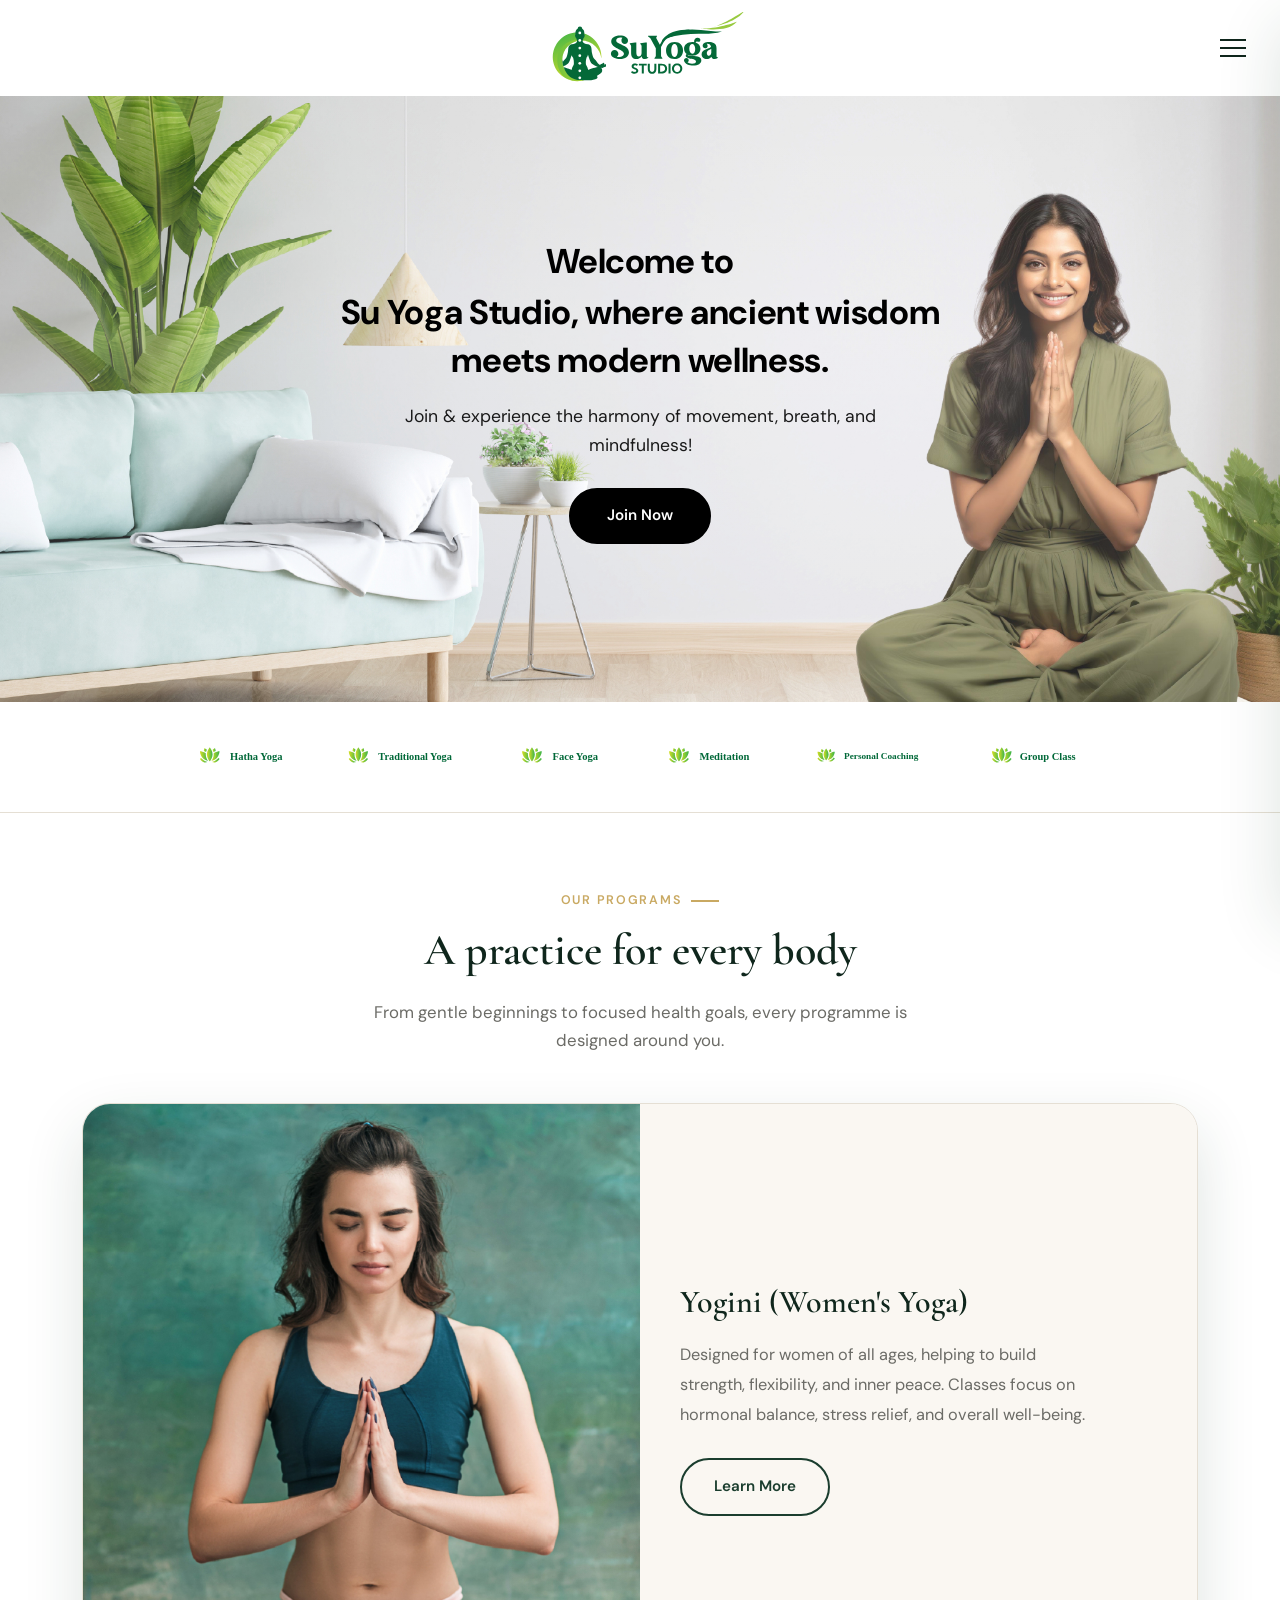
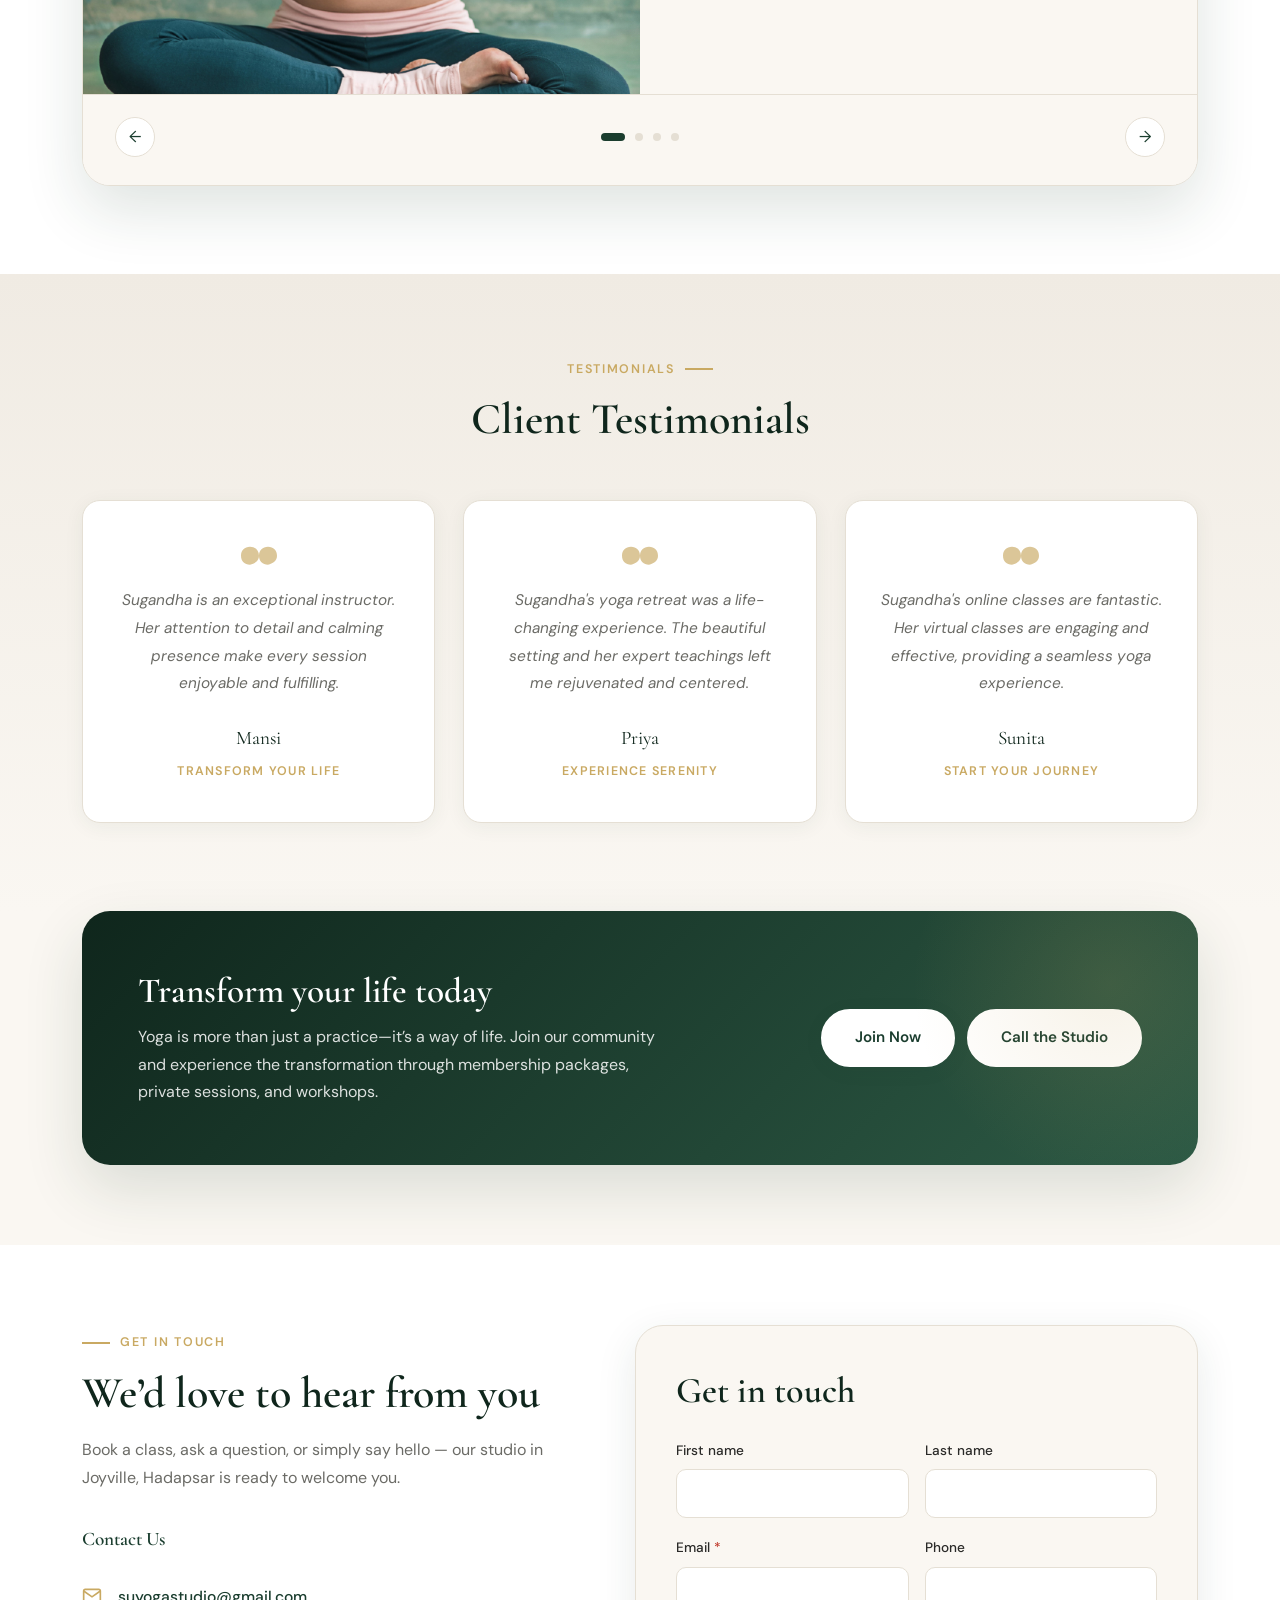
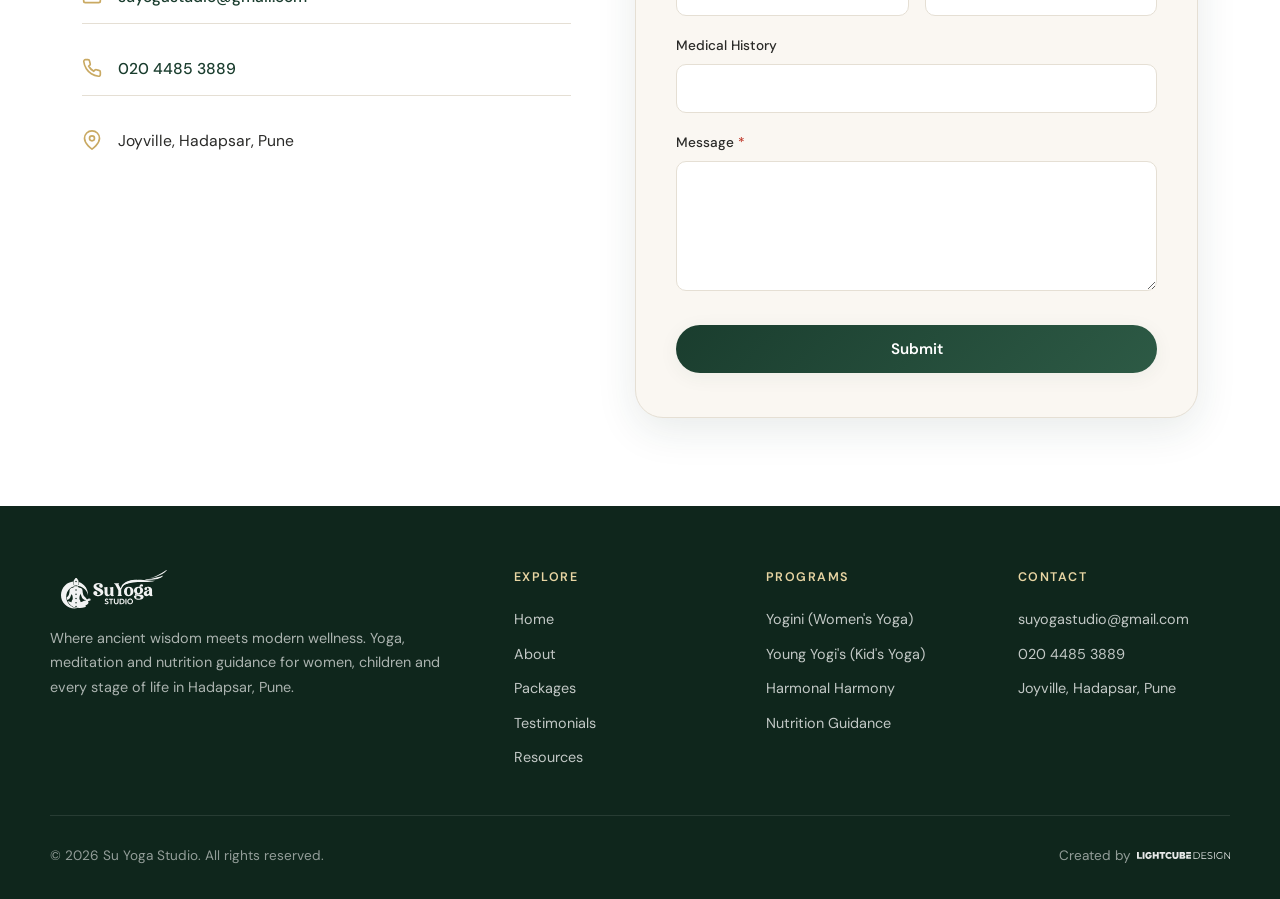
<file: index.html>
<!DOCTYPE html>
<html lang="en">
<head>
<meta charset="UTF-8">
<meta name="viewport" content="width=device-width, initial-scale=1.0">
<title>Home | SU-Yoga</title>
<meta name="description" content="Welcome to Su Yoga Studio, where ancient wisdom meets modern wellness. Yoga classes for women, kids, and holistic health in Hadapsar, Pune.">
<link rel="canonical" href="https://www.suyogastudio.in/">
<link rel="icon" href="assets/img/logo-icon.svg" type="image/svg+xml">
<link rel="preconnect" href="https://fonts.googleapis.com">
<link rel="preconnect" href="https://fonts.gstatic.com" crossorigin>
<link rel="stylesheet" href="assets/css/style.css">
</head>
<body>

<header id="SITE_HEADER" class="site-header">
  <div class="header-grid">
    <button class="nav-toggle" id="nav-toggle" aria-label="Toggle menu" aria-expanded="false" aria-controls="side-drawer">
      <span></span><span></span><span></span>
    </button>
    <a href="index.html" class="logo-center" aria-label="Su Yoga Studio home">
      <img src="assets/img/logo.svg" alt="SU-Yoga" width="320" height="72">
    </a>
  </div>
</header>

<div class="drawer-overlay" id="drawer-overlay"></div>
<nav class="side-drawer" id="side-drawer" aria-label="Mobile navigation">
  <button class="drawer-close" id="drawer-close" aria-label="Close menu">
    <svg width="20" height="20" viewBox="0 0 24 24" fill="none" stroke="currentColor" stroke-width="2"><line x1="18" y1="6" x2="6" y2="18"/><line x1="6" y1="6" x2="18" y2="18"/></svg>
    Close
  </button>
  <ul class="drawer-nav">
    <li><a href="index.html" class="active">Home</a></li>
    <li><a href="about.html">About</a></li>
    <li><a href="packages.html">Packages</a></li>
    <li><a href="testimonials.html">Testimonials</a></li>
    <li><a href="resources.html">Resources</a></li>
    <li><a href="contact.html">Contact</a></li>
  </ul>
  <a href="contact.html" class="btn-pill drawer-cta">Join Now</a>
</nav>

<main>

<!-- HERO (matches original Wix layout) -->
<section class="hero-section hero-home">
  <div class="hero-bg">
    <img src="assets/img/services-17.jpg" alt="Welcome to Su Yoga Studio — woman practicing yoga in studio" width="1920" height="1080" loading="eager" fetchpriority="high">
  </div>
  <div class="hero-content-box hero-content-box--center">
    <h1 class="hero-welcome-title">
      <span class="hero-welcome-lead">Welcome to</span>
      Su Yoga Studio, where ancient wisdom meets modern wellness.
    </h1>
    <p class="hero-welcome-sub">Join &amp; experience the harmony of movement, breath, and mindfulness!</p>
    <a href="contact.html" class="btn-pill btn-join">Join Now</a>
  </div>
</section>

<!-- SERVICE TYPES -->
<section class="services-icons-section" aria-label="Yoga services offered">
  <div class="container">
    <div class="services-icons-grid">
    <img src="assets/img/services-18.svg" alt="Hatha Yoga" width="132" height="50" loading="lazy">
    <img src="assets/img/services-19.svg" alt="Traditional Yoga" width="145" height="50" loading="lazy">
    <img src="assets/img/services-20.svg" alt="Face Yoga" width="120" height="50" loading="lazy">
    <img src="assets/img/services-21.svg" alt="Meditation" width="120" height="50" loading="lazy">
    <img src="assets/img/services-22.svg" alt="Personal Coaching" width="145" height="50" loading="lazy">
    <img src="assets/img/services-23.svg" alt="Group Class" width="120" height="50" loading="lazy">
    </div>
  </div>
</section>

<!-- PROGRAMS SLIDESHOW -->
<section class="services-section" id="programs">
  <div class="container">
    <div class="section-head" data-reveal>
      <span class="eyebrow">Our Programs</span>
      <h2 class="font-h2">A practice for every body</h2>
      <p>From gentle beginnings to focused health goals, every programme is designed around you.</p>
    </div>
  </div>
  <div class="slideshow-wrap" data-reveal>
    <div class="slideshow" id="programs-slideshow">
      <div class="slide active">
        <div class="slide-img"><img src="assets/img/services-05.jpg" alt="Yogini Women's Yoga" width="900" height="675" loading="lazy"></div>
        <div class="slide-text">
          <h2 class="font-h3">Yogini (Women's Yoga)</h2>
          <p>Designed for women of all ages, helping to build strength, flexibility, and inner peace. Classes focus on hormonal balance, stress relief, and overall well-being.</p>
          <a href="packages.html" class="btn-outline-pill">Learn More</a>
        </div>
      </div>
      <div class="slide">
        <div class="slide-img"><img src="assets/img/services-06.jpg" alt="Young Yogi's Kid's Yoga" width="900" height="675" loading="lazy"></div>
        <div class="slide-text">
          <h2 class="font-h3">Young Yogi&rsquo;s (Kid's Yoga)</h2>
          <p>A fun and engaging program that helps children improve focus, flexibility, and emotional well-being through playful movements and breathing techniques.</p>
          <a href="packages.html" class="btn-outline-pill">Learn More</a>
        </div>
      </div>
      <div class="slide">
        <div class="slide-img"><img src="assets/img/services-07.jpg" alt="Harmonal Harmony" width="900" height="675" loading="lazy"></div>
        <div class="slide-text">
          <h2 class="font-h3">Harmonal Harmony (Special Health Packages)</h2>
          <p>Customized yoga sessions focused on specific health conditions including diet plans: Beneficial for PCOD, PCOS &amp; Thyroid Wellness, Pregnancy, Diabetes &amp; Heart Health, Weight Loss &amp; Detox.</p>
          <a href="packages.html" class="btn-outline-pill">Learn More</a>
        </div>
      </div>
      <div class="slide">
        <div class="slide-img"><img src="assets/img/services-08.jpg" alt="Nutritionist Guidance" width="900" height="675" loading="lazy"></div>
        <div class="slide-text">
          <h2 class="font-h3">Special Nutritionist Guidance</h2>
          <p>Sugandha provides personalized diet plans to complement your yoga journey, ensuring a holistic approach to health and well-being.</p>
          <a href="packages.html" class="btn-outline-pill">Learn More</a>
        </div>
      </div>
      <div class="slide-controls">
        <div class="slide-nav">
          <button class="slide-prev" aria-label="Previous program">&#8592;</button>
        </div>
        <div class="slide-dots" id="slide-dots"></div>
        <div class="slide-nav">
          <button class="slide-next" aria-label="Next program">&#8594;</button>
        </div>
      </div>
    </div>
  </div>
</section>

<!-- TESTIMONIALS -->
<section class="testimonials-section">
  <div class="section-head" data-reveal>
    <span class="eyebrow">Testimonials</span>
    <h2 class="font-h2">Client Testimonials</h2>
  </div>
  <div class="testimonial-grid">
    <div class="testimonial-card" data-reveal>
      <svg class="quote-icon" viewBox="0 0 55 36" aria-hidden="true"><path d="M13.75 36C5.5 36 0 30.5 0 22.25 0 14 5.5 8.5 13.75 8.5 22 8.5 27.5 14 27.5 22.25 27.5 26 26.125 29 23.375 31.25 20.625 33.5 17.325 35 13.75 36ZM41.25 36C33 36 27.5 30.5 27.5 22.25 27.5 14 33 8.5 41.25 8.5 49.5 8.5 55 14 55 22.25 55 26 53.625 29 50.875 31.25 48.125 33.5 44.825 35 41.25 36Z"/></svg>
      <p class="review">Sugandha is an exceptional instructor. Her attention to detail and calming presence make every session enjoyable and fulfilling.</p>
      <div class="name">Mansi</div>
      <div class="tagline">Transform Your Life</div>
    </div>
    <div class="testimonial-card" data-reveal data-reveal-delay="1">
      <svg class="quote-icon" viewBox="0 0 55 36" aria-hidden="true"><path d="M13.75 36C5.5 36 0 30.5 0 22.25 0 14 5.5 8.5 13.75 8.5 22 8.5 27.5 14 27.5 22.25 27.5 26 26.125 29 23.375 31.25 20.625 33.5 17.325 35 13.75 36ZM41.25 36C33 36 27.5 30.5 27.5 22.25 27.5 14 33 8.5 41.25 8.5 49.5 8.5 55 14 55 22.25 55 26 53.625 29 50.875 31.25 48.125 33.5 44.825 35 41.25 36Z"/></svg>
      <p class="review">Sugandha's yoga retreat was a life-changing experience. The beautiful setting and her expert teachings left me rejuvenated and centered.</p>
      <div class="name">Priya</div>
      <div class="tagline">Experience Serenity</div>
    </div>
    <div class="testimonial-card" data-reveal data-reveal-delay="2">
      <svg class="quote-icon" viewBox="0 0 55 36" aria-hidden="true"><path d="M13.75 36C5.5 36 0 30.5 0 22.25 0 14 5.5 8.5 13.75 8.5 22 8.5 27.5 14 27.5 22.25 27.5 26 26.125 29 23.375 31.25 20.625 33.5 17.325 35 13.75 36ZM41.25 36C33 36 27.5 30.5 27.5 22.25 27.5 14 33 8.5 41.25 8.5 49.5 8.5 55 14 55 22.25 55 26 53.625 29 50.875 31.25 48.125 33.5 44.825 35 41.25 36Z"/></svg>
      <p class="review">Sugandha's online classes are fantastic. Her virtual classes are engaging and effective, providing a seamless yoga experience.</p>
      <div class="name">Sunita</div>
      <div class="tagline">Start Your Journey</div>
    </div>
  </div>
</section>

<!-- CTA -->
<section class="cta-section">
  <div class="container">
    <div class="cta-banner" data-reveal>
      <div>
        <h2 class="font-h2">Transform your life today</h2>
        <p>Yoga is more than just a practice&mdash;it&rsquo;s a way of life. Join our community and experience the transformation through membership packages, private sessions, and workshops.</p>
      </div>
      <div class="cta-actions">
        <a href="contact.html" class="btn-pill btn-light">Join Now</a>
        <a href="tel:02044853889" class="btn-outline btn-light">Call the Studio</a>
      </div>
    </div>
  </div>
</section>

<!-- CONTACT -->
<section class="contact-section" id="contact">
  <div class="contact-grid">
    <div class="contact-info" data-reveal>
      <span class="eyebrow">Get in Touch</span>
      <h2 class="font-h2">We&rsquo;d love to hear from you</h2>
      <p class="font-body">Book a class, ask a question, or simply say hello &mdash; our studio in Joyville, Hadapsar is ready to welcome you.</p>
      <h3 class="font-h5">Contact Us</h3>
      <div class="contact-details">
      <div class="contact-detail">
        <svg viewBox="0 0 24 24" fill="none" stroke="currentColor" stroke-width="2"><path d="M4 4h16c1.1 0 2 .9 2 2v12c0 1.1-.9 2-2 2H4c-1.1 0-2-.9-2-2V6c0-1.1.9-2 2-2z"/><polyline points="22,6 12,13 2,6"/></svg>
        <span><a href="mailto:suyogastudio@gmail.com">suyogastudio@gmail.com</a></span>
      </div>
      <div class="contact-detail">
        <svg viewBox="0 0 24 24" fill="none" stroke="currentColor" stroke-width="2"><path d="M22 16.92v3a2 2 0 0 1-2.18 2 19.79 19.79 0 0 1-8.63-3.07 19.5 19.5 0 0 1-6-6 19.79 19.79 0 0 1-3.07-8.67A2 2 0 0 1 4.11 2h3a2 2 0 0 1 2 1.72 12.84 12.84 0 0 0 .7 2.81 2 2 0 0 1-.45 2.11L8.09 9.91a16 16 0 0 0 6 6l1.27-1.27a2 2 0 0 1 2.11-.45 12.84 12.84 0 0 0 2.81.7A2 2 0 0 1 22 16.92z"/></svg>
        <span><a href="tel:02044853889">020 4485 3889</a></span>
      </div>
      <div class="contact-detail">
        <svg viewBox="0 0 24 24" fill="none" stroke="currentColor" stroke-width="2"><path d="M21 10c0 7-9 13-9 13s-9-6-9-13a9 9 0 0 1 18 0z"/><circle cx="12" cy="10" r="3"/></svg>
        <span>Joyville, Hadapsar, Pune</span>
      </div>
      </div>
    </div>
    <form class="contact-form contact-form-el" action="https://api.web3forms.com/submit" method="POST" data-reveal data-reveal-delay="1">
      <h2>Get in touch</h2>
      <input type="hidden" name="access_key" value="YOUR_WEB3FORMS_ACCESS_KEY">
      <input type="hidden" name="subject" value="New enquiry from Su Yoga Studio website">
      <input type="checkbox" name="botcheck" style="display:none" tabindex="-1" autocomplete="off">
      <div class="form-row">
        <div class="form-group"><label for="fname">First name</label><input type="text" id="fname" name="first_name"></div>
        <div class="form-group"><label for="lname">Last name</label><input type="text" id="lname" name="last_name"></div>
      </div>
      <div class="form-row">
        <div class="form-group"><label for="email">Email <span class="req">*</span></label><input type="email" id="email" name="email" required></div>
        <div class="form-group"><label for="phone">Phone</label><input type="tel" id="phone" name="phone"></div>
      </div>
      <div class="form-group"><label for="medical">Medical History</label><input type="text" id="medical" name="medical_history"></div>
      <div class="form-group"><label for="message">Message <span class="req">*</span></label><textarea id="message" name="message" required></textarea></div>
      <button type="submit" class="btn-pill form-submit">Submit</button>
      <div class="form-status" role="status"></div>
    </form>
  </div>
</section>

</main>

<footer id="SITE_FOOTER" class="site-footer">
  <div class="footer-grid">
    <div class="footer-brand">
      <img src="assets/img/logo-white.svg" alt="Su Yoga Studio">
      <p>Where ancient wisdom meets modern wellness. Yoga, meditation and nutrition guidance for women, children and every stage of life in Hadapsar, Pune.</p>
    </div>
    <div class="footer-col">
      <h4>Explore</h4>
      <a href="index.html">Home</a>
      <a href="about.html">About</a>
      <a href="packages.html">Packages</a>
      <a href="testimonials.html">Testimonials</a>
      <a href="resources.html">Resources</a>
    </div>
    <div class="footer-col">
      <h4>Programs</h4>
      <a href="packages.html">Yogini (Women's Yoga)</a>
      <a href="packages.html">Young Yogi's (Kid's Yoga)</a>
      <a href="packages.html">Harmonal Harmony</a>
      <a href="packages.html">Nutrition Guidance</a>
    </div>
    <div class="footer-col">
      <h4>Contact</h4>
      <a href="mailto:suyogastudio@gmail.com">suyogastudio@gmail.com</a>
      <a href="tel:02044853889">020 4485 3889</a>
      <a href="contact.html">Joyville, Hadapsar, Pune</a>
    </div>
  </div>
  <div class="footer-bottom">
    <span>&copy; <span data-year>2025</span> Su Yoga Studio. All rights reserved.</span>
    <span class="footer-credit">Created by <a href="https://www.lightcubedesign.com" target="_blank" rel="noopener" aria-label="Lightcube Design"><img src="assets/img/lightcube-design-logo.svg" alt="Lightcube Design"></a></span>
  </div>
</footer>

<script src="assets/js/main.js"></script>
</body>
</html>
</file>
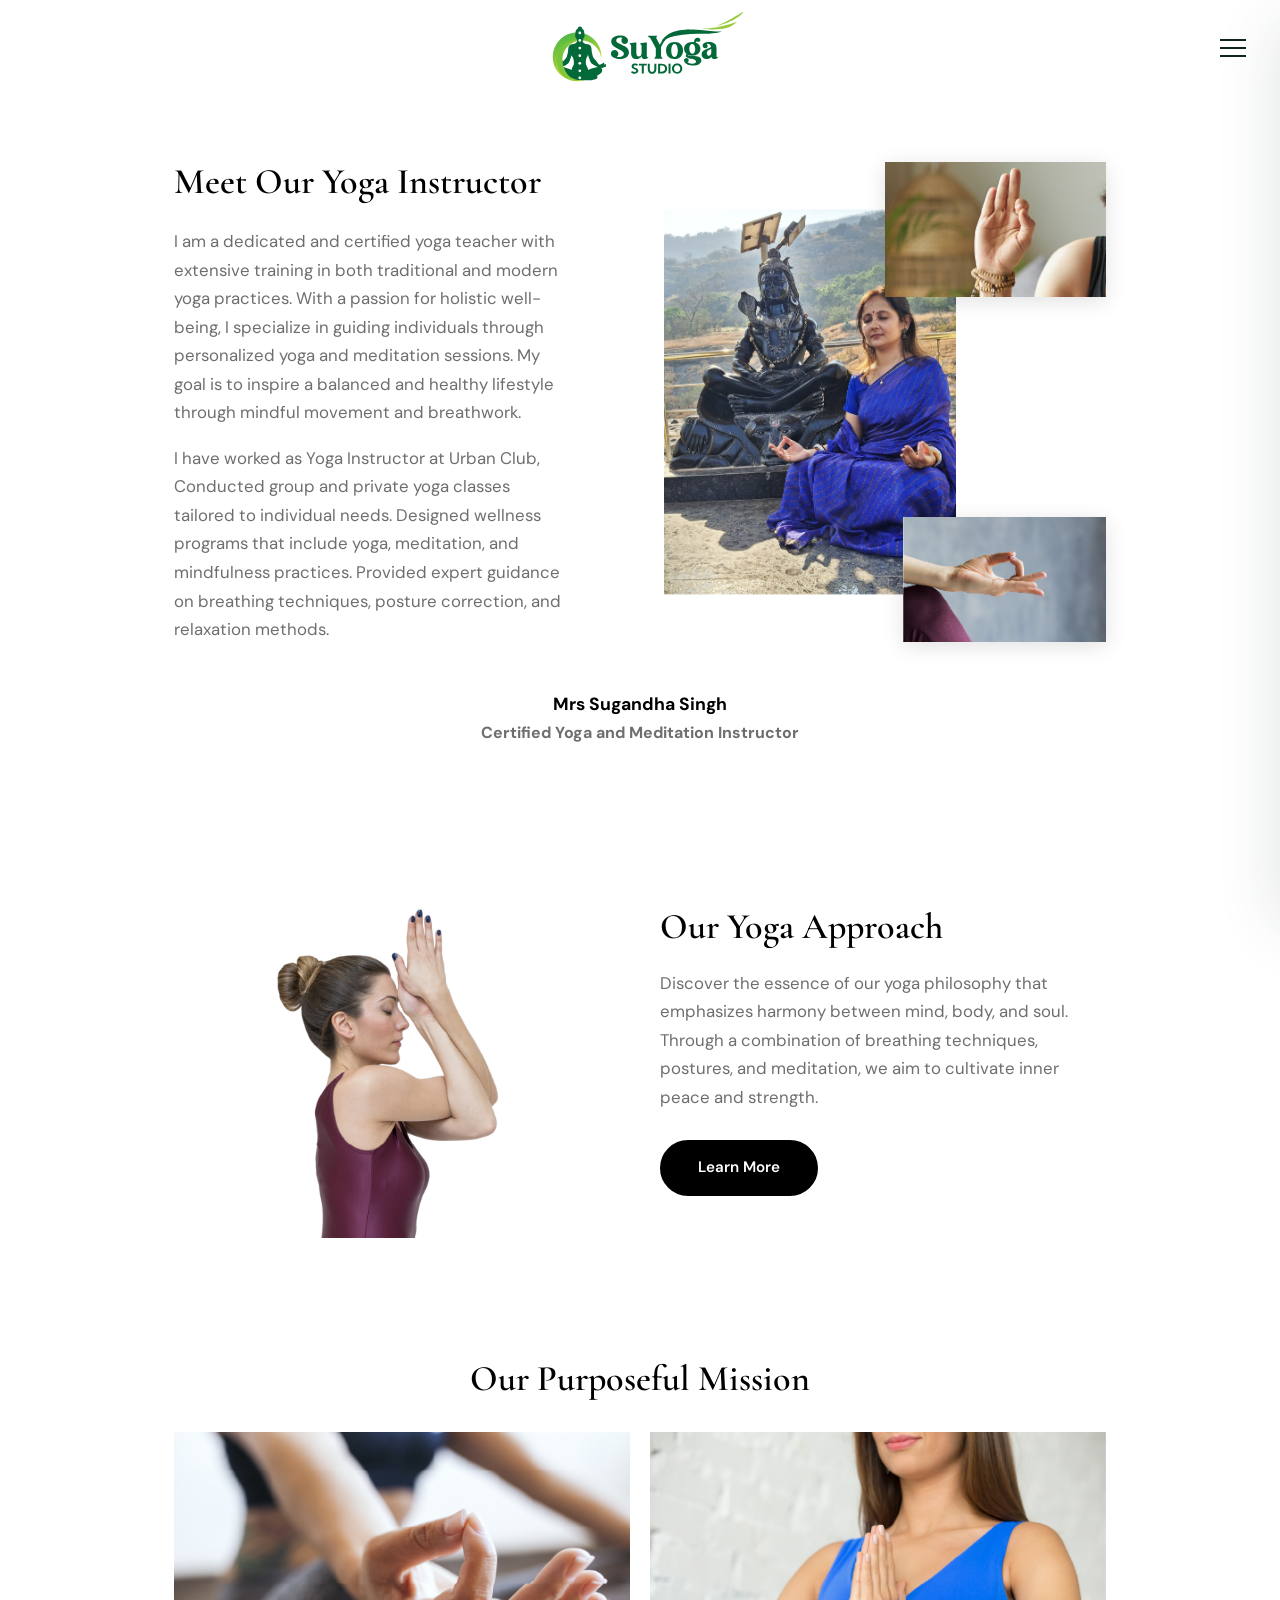
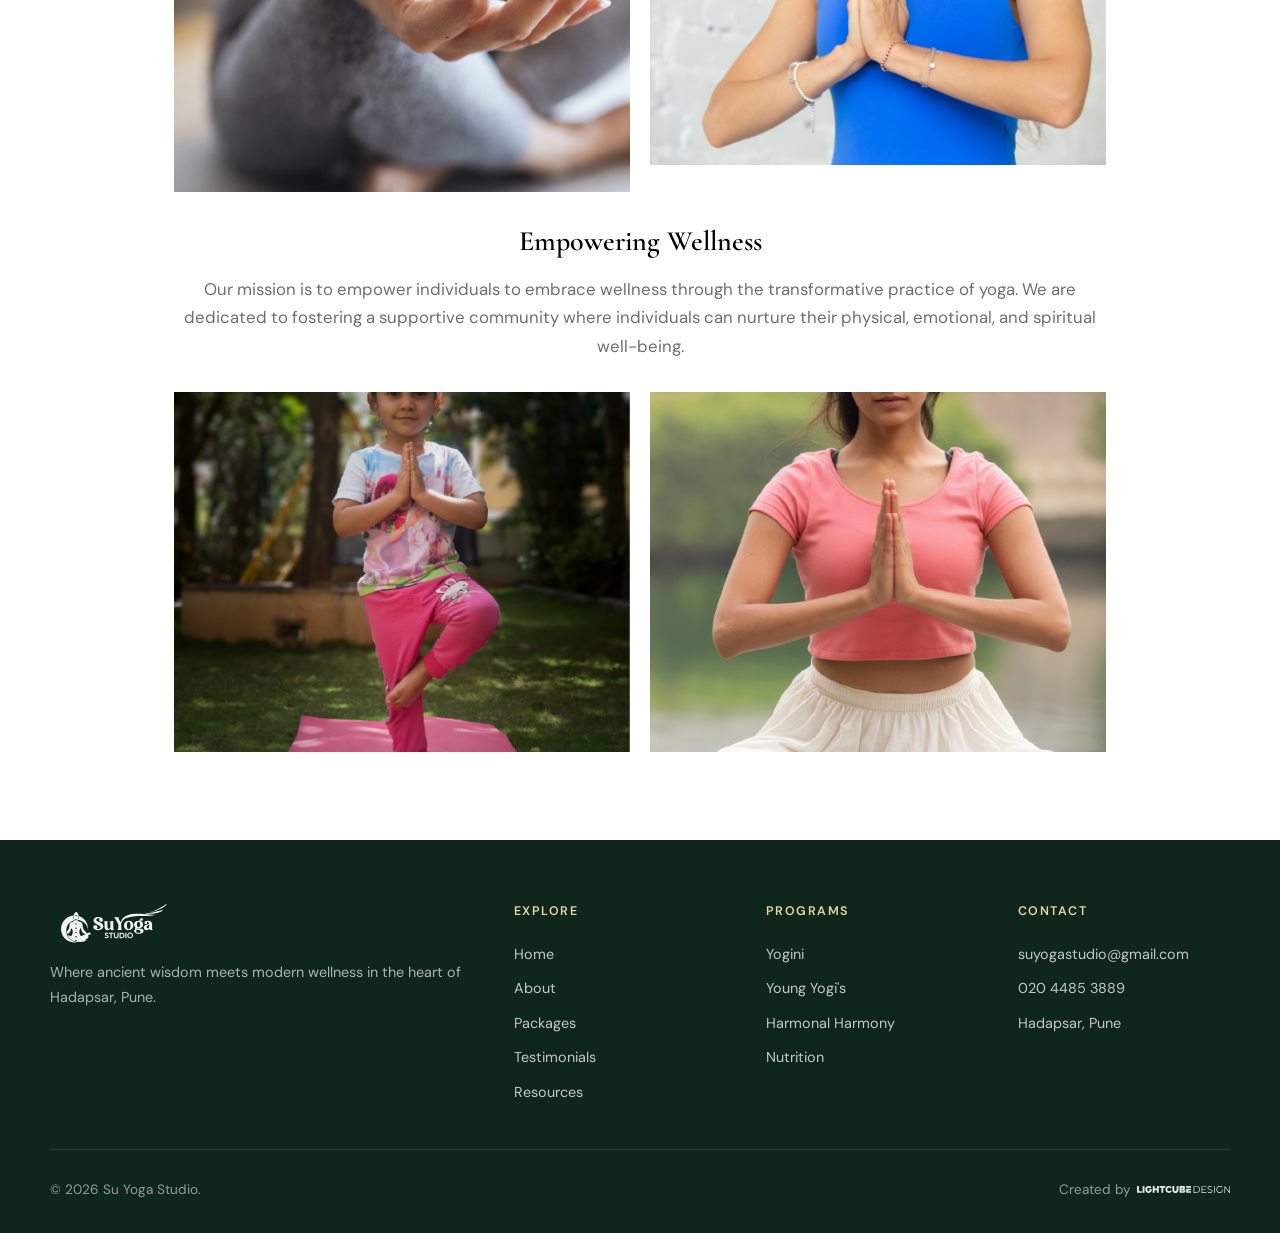
<file: about.html>
<!DOCTYPE html>
<html lang="en">
<head>
<meta charset="UTF-8">
<meta name="viewport" content="width=device-width, initial-scale=1.0">
<title>About | SU-Yoga</title>
<meta name="description" content="Meet Mrs. Sugandha Singh, certified yoga and meditation instructor at Su Yoga Studio, Hadapsar, Pune.">
<link rel="canonical" href="https://www.suyogastudio.in/about.html">
<link rel="icon" href="assets/img/logo-icon.svg" type="image/svg+xml">
<link rel="stylesheet" href="assets/css/style.css">
</head>
<body>

<header id="SITE_HEADER" class="site-header">
  <div class="header-grid">
    <button class="nav-toggle" id="nav-toggle" aria-label="Toggle menu" aria-expanded="false" aria-controls="side-drawer">
      <span></span><span></span><span></span>
    </button>
    <a href="index.html" class="logo-center" aria-label="Su Yoga Studio home">
      <img src="assets/img/logo.svg" alt="SU-Yoga" width="320" height="72">
    </a>
  </div>
</header>
<div class="drawer-overlay" id="drawer-overlay"></div>
<nav class="side-drawer" id="side-drawer" aria-label="Mobile navigation">
  <button class="drawer-close" id="drawer-close" aria-label="Close">Close</button>
  <ul class="drawer-nav">
    <li><a href="index.html">Home</a></li><li><a href="about.html" class="active">About</a></li><li><a href="packages.html">Packages</a></li><li><a href="testimonials.html">Testimonials</a></li><li><a href="resources.html">Resources</a></li><li><a href="contact.html">Contact</a></li>
  </ul>
  <a href="contact.html" class="btn-pill drawer-cta">Join Now</a>
</nav>

<main class="about-page about-page--wix">

  <!-- Meet Our Yoga Instructor -->
  <section class="about-wix-section about-wix-instructor" data-reveal>
    <div class="about-wix-inner">
      <div class="about-wix-instructor-grid">
        <div class="about-wix-copy">
          <h2 class="about-wix-h2">Meet Our Yoga Instructor</h2>
          <p class="about-wix-body">I am a dedicated and certified yoga teacher with extensive training in both traditional and modern yoga practices. With a passion for holistic well-being, I specialize in guiding individuals through personalized yoga and meditation sessions. My goal is to inspire a balanced and healthy lifestyle through mindful movement and breathwork.</p>
          <p class="about-wix-body">I have worked as Yoga Instructor at Urban Club, Conducted group and private yoga classes tailored to individual needs. Designed wellness programs that include yoga, meditation, and mindfulness practices. Provided expert guidance on breathing techniques, posture correction, and relaxation methods.</p>
        </div>
        <div class="about-wix-collage about-wix-collage--instructor">
          <img class="collage-main" src="assets/img/services-09.jpg" alt="Mrs Sugandha Singh practicing meditation" width="653" height="862" loading="lazy">
          <img class="collage-accent collage-accent--1" src="assets/img/services-11.jpg" alt="" width="446" height="273" loading="lazy" aria-hidden="true">
          <img class="collage-accent collage-accent--2" src="assets/img/services-10.jpg" alt="" width="446" height="273" loading="lazy" aria-hidden="true">
        </div>
      </div>
      <div class="about-wix-instructor-name">
        <h4 class="about-wix-h4">Mrs Sugandha Singh</h4>
        <h4 class="about-wix-h4 about-wix-h4--sub">Certified Yoga and Meditation Instructor</h4>
      </div>
    </div>
  </section>

  <!-- Our Yoga Approach -->
  <section class="about-wix-section about-wix-approach" data-reveal>
    <div class="about-wix-inner about-wix-approach-grid">
      <div class="about-wix-approach-media">
        <img src="assets/img/services-12.jpg" alt="Yoga practice — eagle arms meditation pose" width="1214" height="1020" loading="lazy">
      </div>
      <div class="about-wix-copy about-wix-approach-copy">
        <h2 class="about-wix-h2">Our Yoga Approach</h2>
        <p class="about-wix-body">Discover the essence of our yoga philosophy that emphasizes harmony between mind, body, and soul. Through a combination of breathing techniques, postures, and meditation, we aim to cultivate inner peace and strength.</p>
        <a href="packages.html" class="btn-pill btn-join">Learn More</a>
      </div>
    </div>
  </section>

  <!-- Our Purposeful Mission -->
  <section class="about-wix-section about-wix-mission" data-reveal>
    <div class="about-wix-inner">
      <h2 class="about-wix-h2 about-wix-mission-title">Our Purposeful Mission</h2>
      <div class="about-wix-mission-images">
        <img src="assets/img/services-13.jpg" alt="Mindful hand mudra during yoga practice" width="546" height="474" loading="lazy">
        <img src="assets/img/services-15.jpg" alt="Prayer pose yoga practice" width="920" height="673" loading="lazy">
      </div>
      <div class="about-wix-copy about-wix-mission-copy">
        <h3 class="about-wix-h3">Empowering Wellness</h3>
        <p class="about-wix-body">Our mission is to empower individuals to embrace wellness through the transformative practice of yoga. We are dedicated to fostering a supportive community where individuals can nurture their physical, emotional, and spiritual well-being.</p>
      </div>
      <div class="about-wix-mission-images">
        <img src="assets/img/services-16.jpg" alt="Children practicing yoga tree pose" width="559" height="637" loading="lazy">
        <img src="assets/img/services-14.jpg" alt="Outdoor meditation and mindfulness" width="569" height="770" loading="lazy">
      </div>
    </div>
  </section>

</main>

<footer id="SITE_FOOTER" class="site-footer">
  <div class="footer-grid">
    <div class="footer-brand"><img src="assets/img/logo-white.svg" alt="Su Yoga Studio"><p>Where ancient wisdom meets modern wellness in the heart of Hadapsar, Pune.</p></div>
    <div class="footer-col"><h4>Explore</h4><a href="index.html">Home</a><a href="about.html">About</a><a href="packages.html">Packages</a><a href="testimonials.html">Testimonials</a><a href="resources.html">Resources</a></div>
    <div class="footer-col"><h4>Programs</h4><a href="packages.html">Yogini</a><a href="packages.html">Young Yogi's</a><a href="packages.html">Harmonal Harmony</a><a href="packages.html">Nutrition</a></div>
    <div class="footer-col"><h4>Contact</h4><a href="mailto:suyogastudio@gmail.com">suyogastudio@gmail.com</a><a href="tel:02044853889">020 4485 3889</a><a href="contact.html">Hadapsar, Pune</a></div>
  </div>
  <div class="footer-bottom"><span>&copy; <span data-year>2025</span> Su Yoga Studio.</span><span class="footer-credit">Created by <a href="https://www.lightcubedesign.com" target="_blank" rel="noopener" aria-label="Lightcube Design"><img src="assets/img/lightcube-design-logo.svg" alt="Lightcube Design"></a></span></div>
</footer>
<script src="assets/js/main.js"></script>
</body>
</html>
</file>
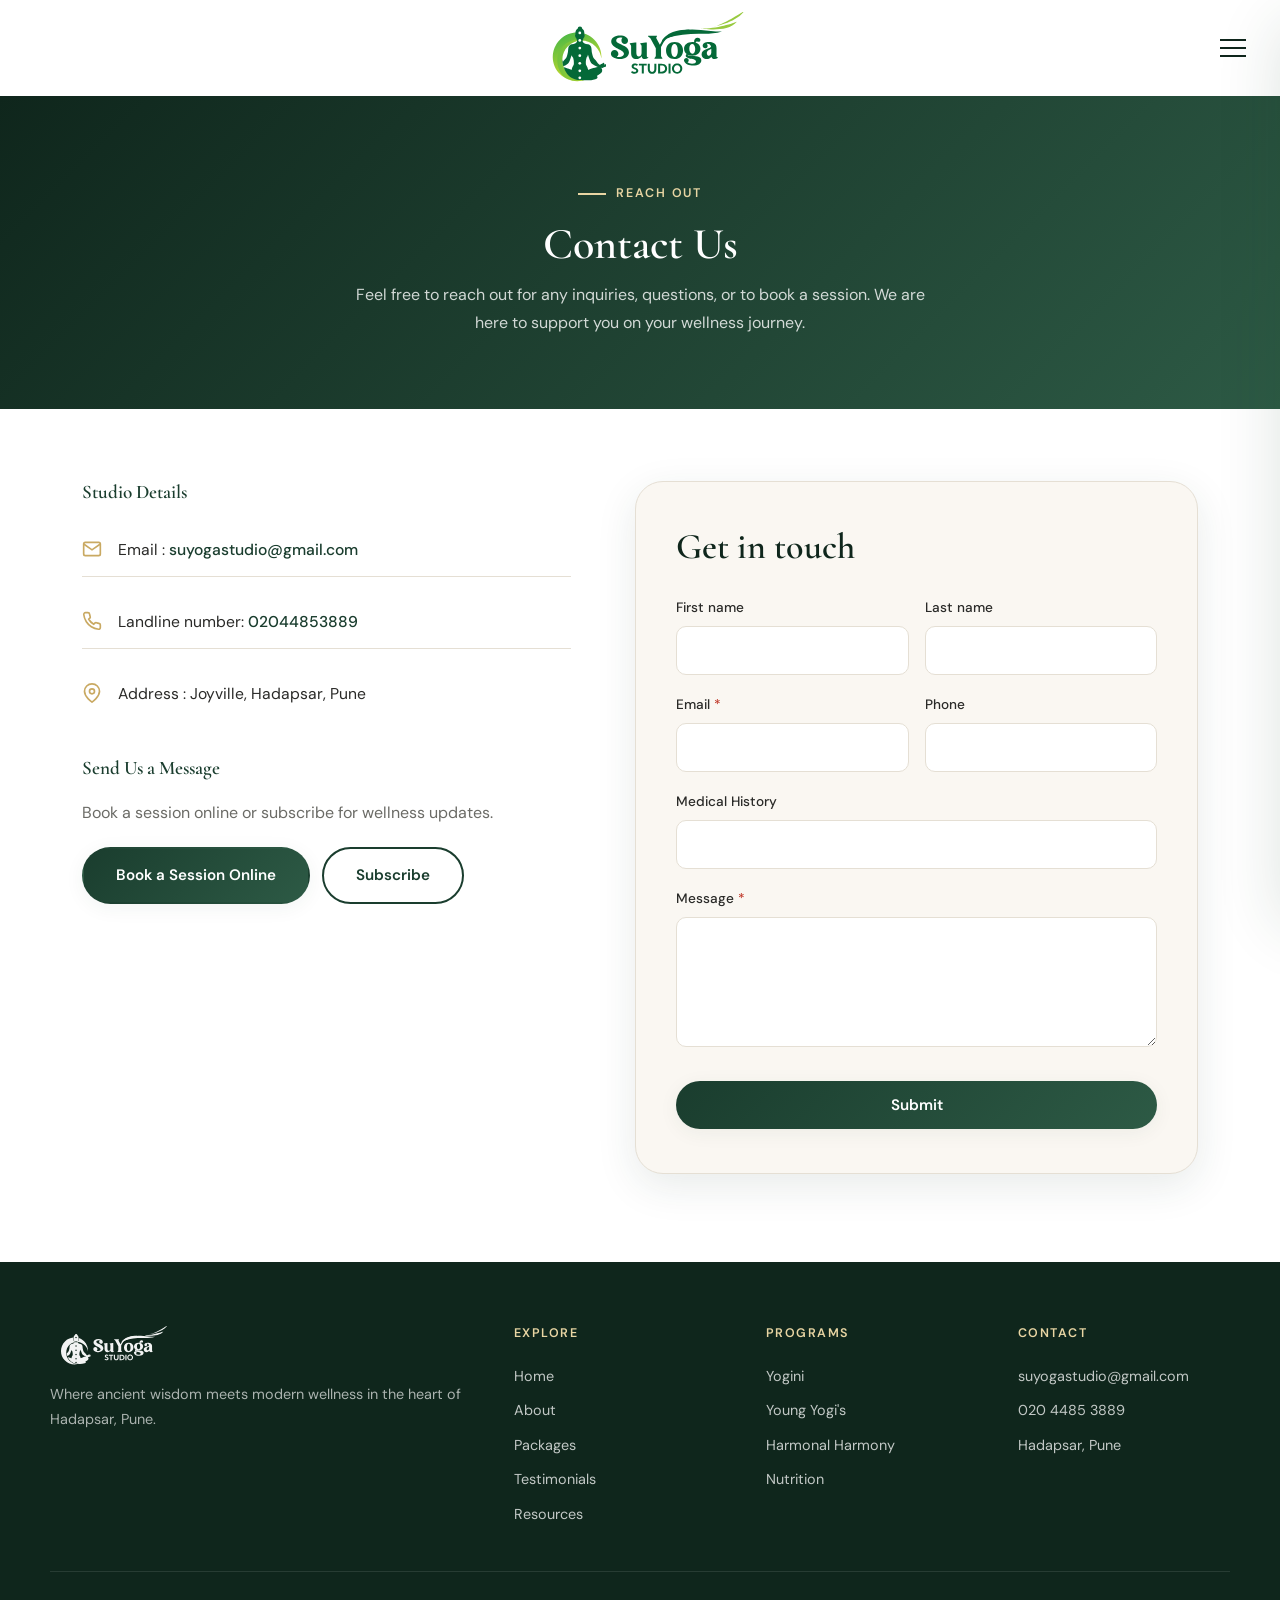
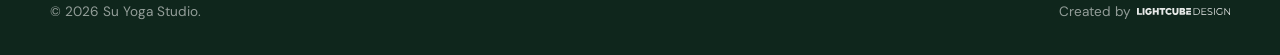
<file: contact.html>
<!DOCTYPE html>
<html lang="en">
<head>
<meta charset="UTF-8">
<meta name="viewport" content="width=device-width, initial-scale=1.0">
<title>Contact | SU-Yoga</title>
<meta name="description" content="Contact Su Yoga Studio — suyogastudio@gmail.com, 02044853889, Joyville, Hadapsar, Pune.">
<link rel="canonical" href="https://www.suyogastudio.in/contact.html">
<link rel="icon" href="assets/img/logo-icon.svg" type="image/svg+xml">
<link rel="stylesheet" href="assets/css/style.css">
</head>
<body>

<header id="SITE_HEADER" class="site-header">
  <div class="header-grid">
    <button class="nav-toggle" id="nav-toggle" aria-label="Toggle menu" aria-expanded="false" aria-controls="side-drawer">
      <span></span><span></span><span></span>
    </button>
    <a href="index.html" class="logo-center" aria-label="Su Yoga Studio home">
      <img src="assets/img/logo.svg" alt="SU-Yoga" width="320" height="72">
    </a>
  </div>
</header>
<div class="drawer-overlay" id="drawer-overlay"></div>
<nav class="side-drawer" id="side-drawer" aria-label="Mobile navigation">
  <button class="drawer-close" id="drawer-close" aria-label="Close">Close</button>
  <ul class="drawer-nav">
    <li><a href="index.html">Home</a></li><li><a href="about.html">About</a></li><li><a href="packages.html">Packages</a></li><li><a href="testimonials.html">Testimonials</a></li><li><a href="resources.html">Resources</a></li><li><a href="contact.html" class="active">Contact</a></li>
  </ul>
  <a href="contact.html" class="btn-pill drawer-cta">Join Now</a>
</nav>

<main>
<section class="page-hero">
  <span class="eyebrow">Reach Out</span>
  <h1 class="font-h2">Contact Us</h1>
  <p class="font-body">Feel free to reach out for any inquiries, questions, or to book a session. We are here to support you on your wellness journey.</p>
</section>

<section class="contact-section section-tight-top">
  <div class="contact-grid">
    <div class="contact-info" data-reveal>
      <h3 class="font-h5">Studio Details</h3>
      <div class="contact-details">
      <div class="contact-detail">
        <svg viewBox="0 0 24 24" fill="none" stroke="currentColor" stroke-width="2"><path d="M4 4h16c1.1 0 2 .9 2 2v12c0 1.1-.9 2-2 2H4c-1.1 0-2-.9-2-2V6c0-1.1.9-2 2-2z"/><polyline points="22,6 12,13 2,6"/></svg>
        <span>Email : <a href="mailto:suyogastudio@gmail.com">suyogastudio@gmail.com</a></span>
      </div>
      <div class="contact-detail">
        <svg viewBox="0 0 24 24" fill="none" stroke="currentColor" stroke-width="2"><path d="M22 16.92v3a2 2 0 0 1-2.18 2 19.79 19.79 0 0 1-8.63-3.07 19.5 19.5 0 0 1-6-6 19.79 19.79 0 0 1-3.07-8.67A2 2 0 0 1 4.11 2h3a2 2 0 0 1 2 1.72 12.84 12.84 0 0 0 .7 2.81 2 2 0 0 1-.45 2.11L8.09 9.91a16 16 0 0 0 6 6l1.27-1.27a2 2 0 0 1 2.11-.45 12.84 12.84 0 0 0 2.81.7A2 2 0 0 1 22 16.92z"/></svg>
        <span>Landline number: <a href="tel:02044853889">02044853889</a></span>
      </div>
      <div class="contact-detail">
        <svg viewBox="0 0 24 24" fill="none" stroke="currentColor" stroke-width="2"><path d="M21 10c0 7-9 13-9 13s-9-6-9-13a9 9 0 0 1 18 0z"/><circle cx="12" cy="10" r="3"/></svg>
        <span>Address : Joyville, Hadapsar, Pune</span>
      </div>
      </div>
      <h3 class="font-h5">Send Us a Message</h3>
      <p class="font-body">Book a session online or subscribe for wellness updates.</p>
      <div class="contact-actions">
        <a href="packages.html" class="btn-pill">Book a Session Online</a>
        <a href="#" class="btn-outline-pill">Subscribe</a>
      </div>
    </div>
    <form class="contact-form contact-form-el" action="https://api.web3forms.com/submit" method="POST" data-reveal data-reveal-delay="1">
      <h2>Get in touch</h2>
      <input type="hidden" name="access_key" value="YOUR_WEB3FORMS_ACCESS_KEY">
      <input type="hidden" name="subject" value="Contact form from Su Yoga Studio">
      <input type="checkbox" name="botcheck" style="display:none" tabindex="-1" autocomplete="off">
      <div class="form-row">
        <div class="form-group"><label for="fname">First name</label><input type="text" id="fname" name="first_name"></div>
        <div class="form-group"><label for="lname">Last name</label><input type="text" id="lname" name="last_name"></div>
      </div>
      <div class="form-row">
        <div class="form-group"><label for="email">Email <span class="req">*</span></label><input type="email" id="email" name="email" required></div>
        <div class="form-group"><label for="phone">Phone</label><input type="tel" id="phone" name="phone"></div>
      </div>
      <div class="form-group"><label for="medical">Medical History</label><input type="text" id="medical" name="medical_history"></div>
      <div class="form-group"><label for="message">Message <span class="req">*</span></label><textarea id="message" name="message" required></textarea></div>
      <button type="submit" class="btn-pill form-submit">Submit</button>
      <div class="form-status" role="status"></div>
    </form>
  </div>
</section>
</main>

<footer id="SITE_FOOTER" class="site-footer">
  <div class="footer-grid">
    <div class="footer-brand"><img src="assets/img/logo-white.svg" alt="Su Yoga Studio"><p>Where ancient wisdom meets modern wellness in the heart of Hadapsar, Pune.</p></div>
    <div class="footer-col"><h4>Explore</h4><a href="index.html">Home</a><a href="about.html">About</a><a href="packages.html">Packages</a><a href="testimonials.html">Testimonials</a><a href="resources.html">Resources</a></div>
    <div class="footer-col"><h4>Programs</h4><a href="packages.html">Yogini</a><a href="packages.html">Young Yogi's</a><a href="packages.html">Harmonal Harmony</a><a href="packages.html">Nutrition</a></div>
    <div class="footer-col"><h4>Contact</h4><a href="mailto:suyogastudio@gmail.com">suyogastudio@gmail.com</a><a href="tel:02044853889">020 4485 3889</a><a href="contact.html">Hadapsar, Pune</a></div>
  </div>
  <div class="footer-bottom"><span>&copy; <span data-year>2025</span> Su Yoga Studio.</span><span class="footer-credit">Created by <a href="https://www.lightcubedesign.com" target="_blank" rel="noopener" aria-label="Lightcube Design"><img src="assets/img/lightcube-design-logo.svg" alt="Lightcube Design"></a></span></div>
</footer>
<script src="assets/js/main.js"></script>
</body>
</html>
</file>
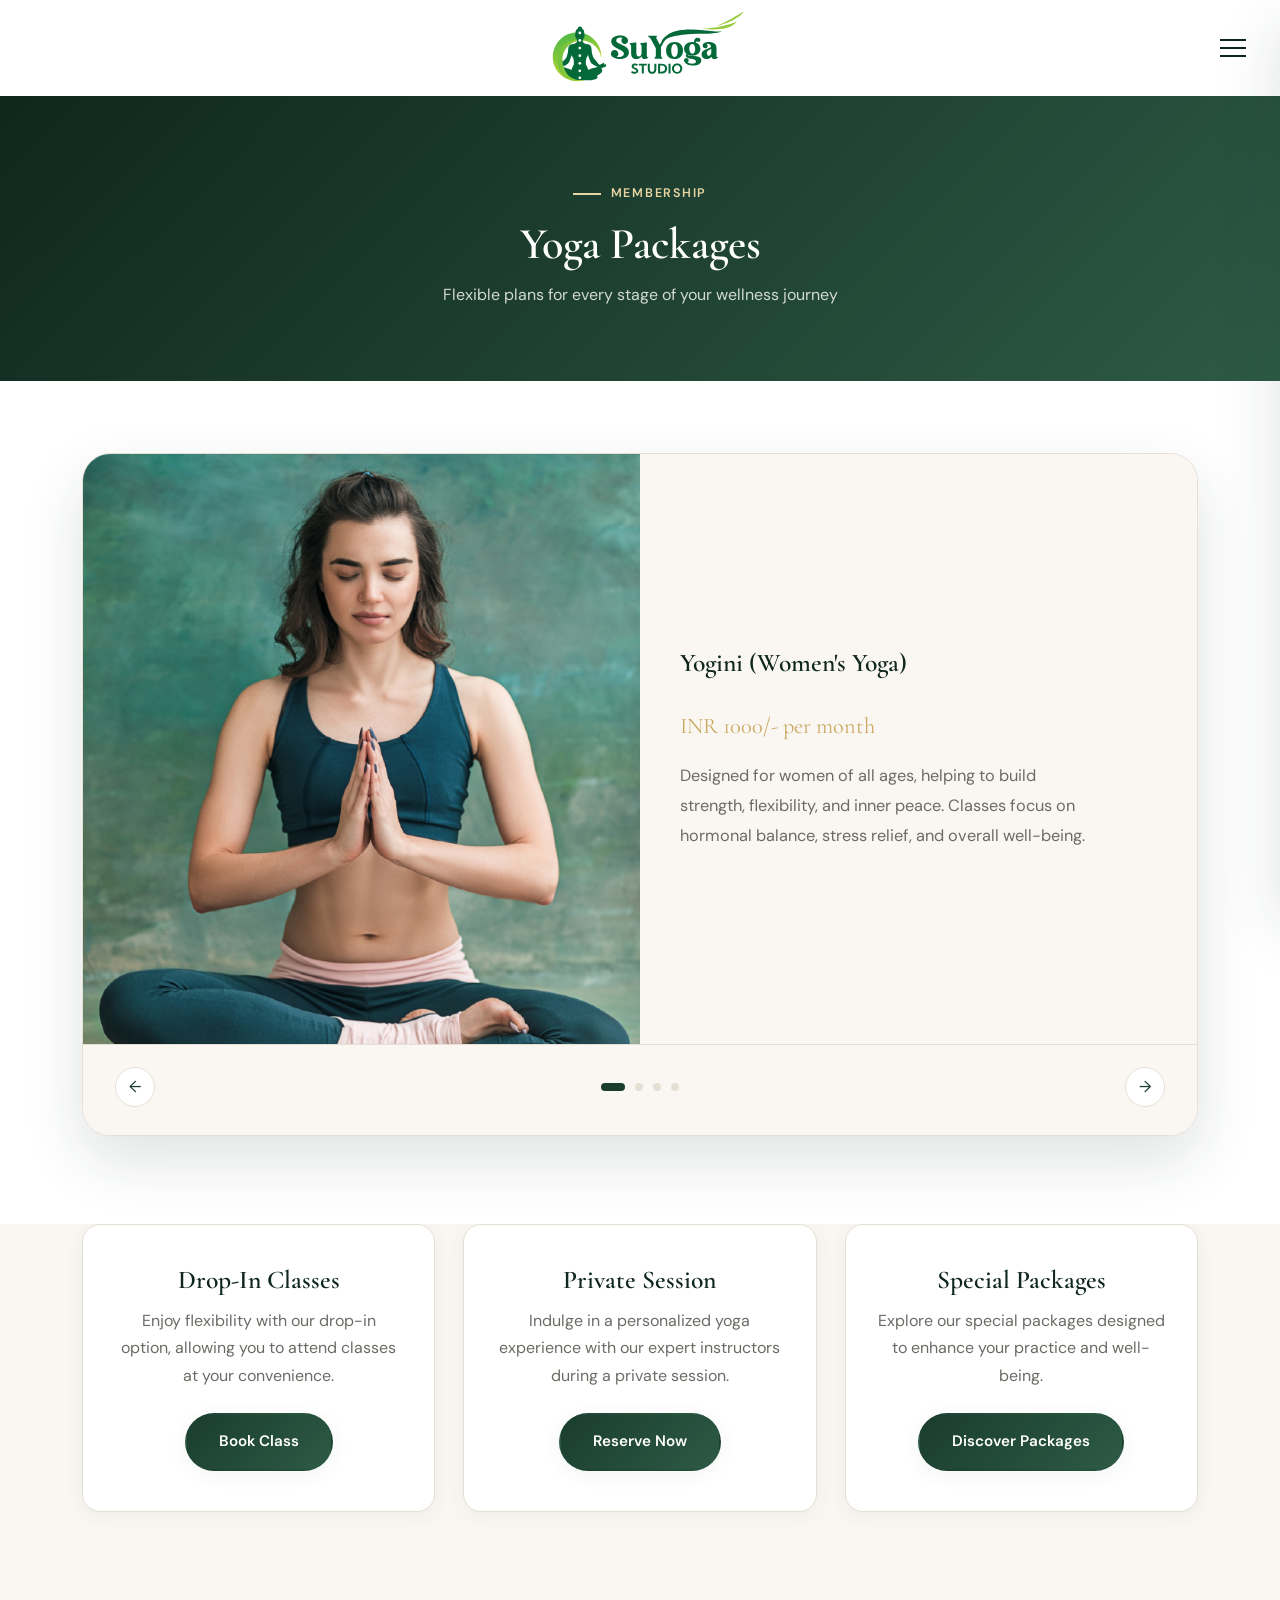
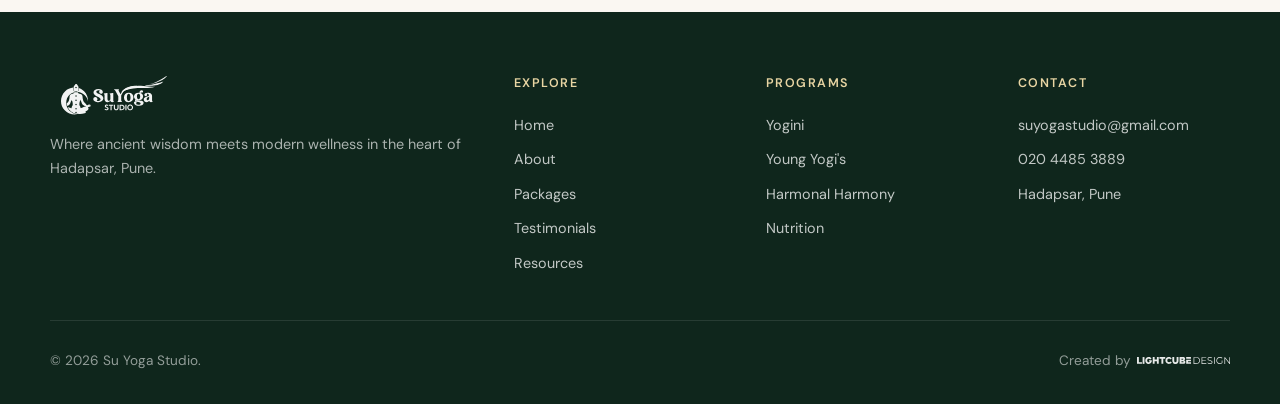
<file: packages.html>
<!DOCTYPE html>
<html lang="en">
<head>
<meta charset="UTF-8">
<meta name="viewport" content="width=device-width, initial-scale=1.0">
<title>Packages | SU-Yoga</title>
<meta name="description" content="Yoga packages at Su Yoga Studio — Yogini, Young Yogi's, Harmonal Harmony, and Nutritionist Guidance.">
<link rel="canonical" href="https://www.suyogastudio.in/packages.html">
<link rel="icon" href="assets/img/logo-icon.svg" type="image/svg+xml">
<link rel="stylesheet" href="assets/css/style.css">
</head>
<body>

<header id="SITE_HEADER" class="site-header">
  <div class="header-grid">
    <button class="nav-toggle" id="nav-toggle" aria-label="Toggle menu" aria-expanded="false" aria-controls="side-drawer">
      <span></span><span></span><span></span>
    </button>
    <a href="index.html" class="logo-center" aria-label="Su Yoga Studio home">
      <img src="assets/img/logo.svg" alt="SU-Yoga" width="320" height="72">
    </a>
  </div>
</header>
<div class="drawer-overlay" id="drawer-overlay"></div>
<nav class="side-drawer" id="side-drawer" aria-label="Mobile navigation">
  <button class="drawer-close" id="drawer-close" aria-label="Close">Close</button>
  <ul class="drawer-nav">
    <li><a href="index.html">Home</a></li><li><a href="about.html">About</a></li><li><a href="packages.html" class="active">Packages</a></li><li><a href="testimonials.html">Testimonials</a></li><li><a href="resources.html">Resources</a></li><li><a href="contact.html">Contact</a></li>
  </ul>
  <a href="contact.html" class="btn-pill drawer-cta">Join Now</a>
</nav>

<main>
<section class="page-hero">
  <span class="eyebrow">Membership</span>
  <h1 class="font-h2">Yoga Packages</h1>
  <p class="font-body">Flexible plans for every stage of your wellness journey</p>
</section>

<section class="services-section section-tight-top">
  <div class="slideshow-wrap" data-reveal>
    <div class="slideshow">
      <div class="slide active package-slide">
        <div class="slide-img"><img src="assets/img/services-05.jpg" alt="Yogini"></div>
        <div class="slide-text">
          <h2 class="font-h4">Yogini (Women's Yoga)</h2>
          <p class="service-price">INR 1000/- per month</p>
          <p>Designed for women of all ages, helping to build strength, flexibility, and inner peace. Classes focus on hormonal balance, stress relief, and overall well-being.</p>
        </div>
      </div>
      <div class="slide package-slide">
        <div class="slide-img"><img src="assets/img/services-06.jpg" alt="Young Yogi's"></div>
        <div class="slide-text">
          <h2 class="font-h4">Young Yogi&rsquo;s (Kid's Yoga)</h2>
          <p class="service-price">INR 800/- per month</p>
          <p>A fun and engaging program that helps children improve focus, flexibility, and emotional well-being through playful movements and breathing techniques.</p>
        </div>
      </div>
      <div class="slide package-slide">
        <div class="slide-img"><img src="assets/img/services-07.jpg" alt="Harmonal Harmony"></div>
        <div class="slide-text">
          <h2 class="font-h4">Harmonal Harmony (Special Health Packages)</h2>
          <p class="service-price">INR 1500/- per month</p>
          <p>Customized yoga sessions focused on specific health conditions including diet plans.</p>
        </div>
      </div>
      <div class="slide package-slide">
        <div class="slide-img"><img src="assets/img/services-08.jpg" alt="Nutrition"></div>
        <div class="slide-text">
          <h2 class="font-h4">Special Nutritionist Guidance</h2>
          <p class="service-price">INR 500/- per month</p>
          <p>Sugandha provides personalized diet plans to complement your yoga journey, ensuring a holistic approach to health and well-being.</p>
        </div>
      </div>
      <div class="slide-controls">
        <div class="slide-nav">
          <button class="slide-prev" aria-label="Previous">&#8592;</button>
        </div>
        <div class="slide-dots"></div>
        <div class="slide-nav">
          <button class="slide-next" aria-label="Next">&#8594;</button>
        </div>
      </div>
    </div>
  </div>
</section>

<div class="package-extras">
  <div class="package-extra" data-reveal>
    <h3 class="font-h4">Drop-In Classes</h3>
    <p>Enjoy flexibility with our drop-in option, allowing you to attend classes at your convenience.</p>
    <a href="contact.html" class="btn-pill">Book Class</a>
  </div>
  <div class="package-extra" data-reveal data-reveal-delay="1">
    <h3 class="font-h4">Private Session</h3>
    <p>Indulge in a personalized yoga experience with our expert instructors during a private session.</p>
    <a href="contact.html" class="btn-pill">Reserve Now</a>
  </div>
  <div class="package-extra" data-reveal data-reveal-delay="2">
    <h3 class="font-h4">Special Packages</h3>
    <p>Explore our special packages designed to enhance your practice and well-being.</p>
    <a href="contact.html" class="btn-pill">Discover Packages</a>
  </div>
</div>
</main>

<footer id="SITE_FOOTER" class="site-footer">
  <div class="footer-grid">
    <div class="footer-brand"><img src="assets/img/logo-white.svg" alt="Su Yoga Studio"><p>Where ancient wisdom meets modern wellness in the heart of Hadapsar, Pune.</p></div>
    <div class="footer-col"><h4>Explore</h4><a href="index.html">Home</a><a href="about.html">About</a><a href="packages.html">Packages</a><a href="testimonials.html">Testimonials</a><a href="resources.html">Resources</a></div>
    <div class="footer-col"><h4>Programs</h4><a href="packages.html">Yogini</a><a href="packages.html">Young Yogi's</a><a href="packages.html">Harmonal Harmony</a><a href="packages.html">Nutrition</a></div>
    <div class="footer-col"><h4>Contact</h4><a href="mailto:suyogastudio@gmail.com">suyogastudio@gmail.com</a><a href="tel:02044853889">020 4485 3889</a><a href="contact.html">Hadapsar, Pune</a></div>
  </div>
  <div class="footer-bottom"><span>&copy; <span data-year>2025</span> Su Yoga Studio.</span><span class="footer-credit">Created by <a href="https://www.lightcubedesign.com" target="_blank" rel="noopener" aria-label="Lightcube Design"><img src="assets/img/lightcube-design-logo.svg" alt="Lightcube Design"></a></span></div>
</footer>
<script src="assets/js/main.js"></script>
</body>
</html>
</file>
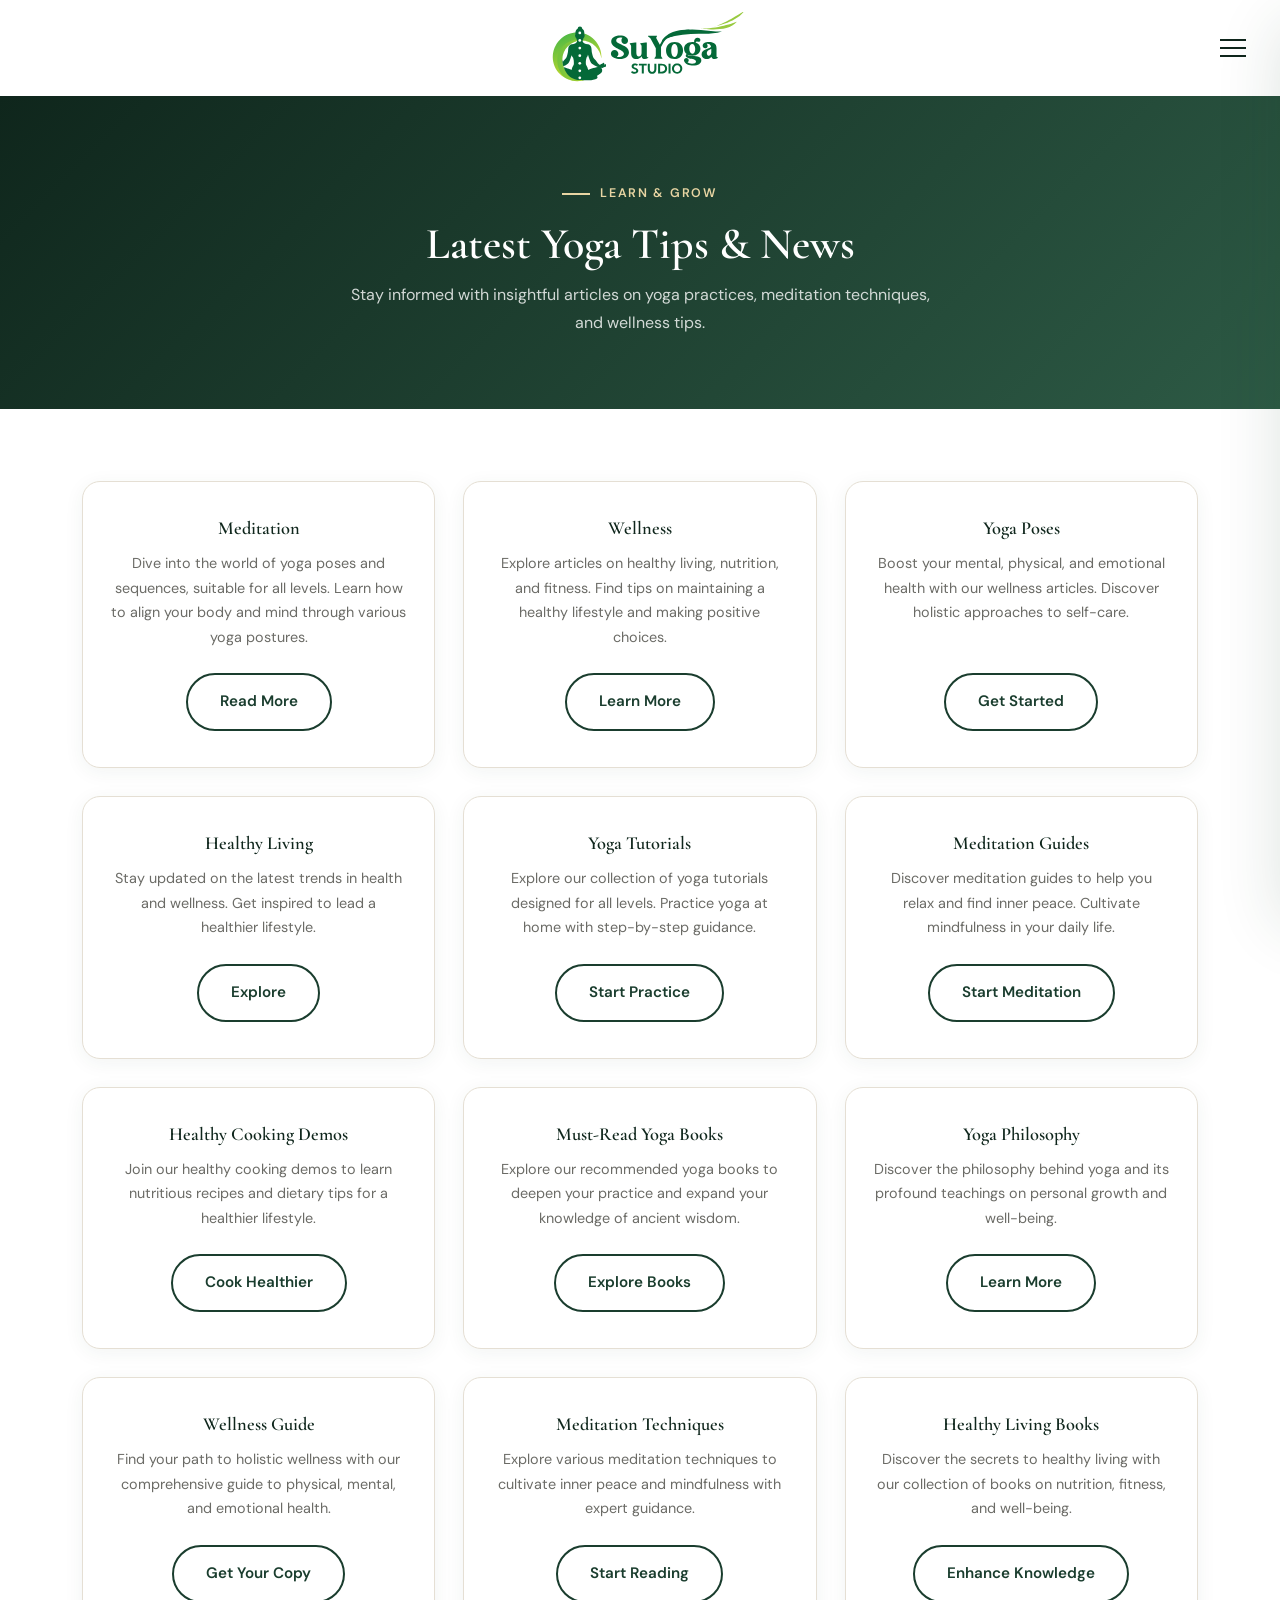
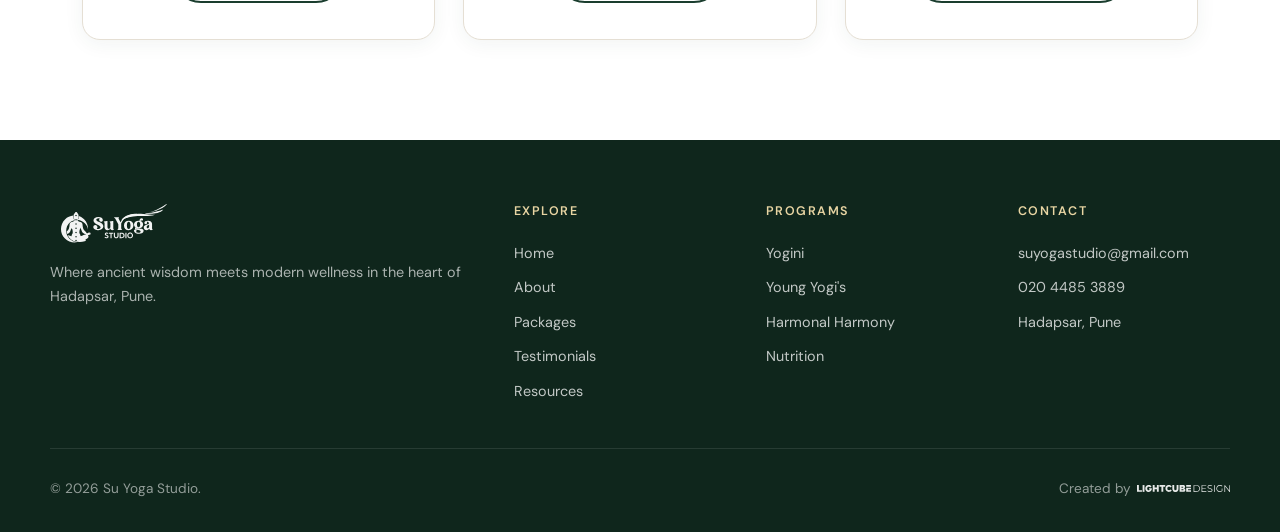
<file: resources.html>
<!DOCTYPE html>
<html lang="en">
<head>
<meta charset="UTF-8">
<meta name="viewport" content="width=device-width, initial-scale=1.0">
<title>Resources | SU-Yoga</title>
<meta name="description" content="Yoga tips, meditation guides, and wellness resources from Su Yoga Studio.">
<link rel="canonical" href="https://www.suyogastudio.in/resources.html">
<link rel="icon" href="assets/img/logo-icon.svg" type="image/svg+xml">
<link rel="stylesheet" href="assets/css/style.css">
</head>
<body>

<header id="SITE_HEADER" class="site-header">
  <div class="header-grid">
    <button class="nav-toggle" id="nav-toggle" aria-label="Toggle menu" aria-expanded="false" aria-controls="side-drawer">
      <span></span><span></span><span></span>
    </button>
    <a href="index.html" class="logo-center" aria-label="Su Yoga Studio home">
      <img src="assets/img/logo.svg" alt="SU-Yoga" width="320" height="72">
    </a>
  </div>
</header>
<div class="drawer-overlay" id="drawer-overlay"></div>
<nav class="side-drawer" id="side-drawer" aria-label="Mobile navigation">
  <button class="drawer-close" id="drawer-close" aria-label="Close">Close</button>
  <ul class="drawer-nav">
    <li><a href="index.html">Home</a></li><li><a href="about.html">About</a></li><li><a href="packages.html">Packages</a></li><li><a href="testimonials.html">Testimonials</a></li><li><a href="resources.html" class="active">Resources</a></li><li><a href="contact.html">Contact</a></li>
  </ul>
  <a href="contact.html" class="btn-pill drawer-cta">Join Now</a>
</nav>

<main>
<section class="page-hero">
  <span class="eyebrow">Learn &amp; Grow</span>
  <h1 class="font-h2">Latest Yoga Tips &amp; News</h1>
  <p class="font-body">Stay informed with insightful articles on yoga practices, meditation techniques, and wellness tips.</p>
</section>

<section class="resources-section section-tight-top">
<div class="resources-grid">
  <div class="resource-card" data-reveal>
    <h3 class="font-h5">Meditation</h3>
    <p>Dive into the world of yoga poses and sequences, suitable for all levels. Learn how to align your body and mind through various yoga postures.</p>
    <a href="#" class="btn-outline-pill">Read More</a>
  </div>
  <div class="resource-card" data-reveal data-reveal-delay="1">
    <h3 class="font-h5">Wellness</h3>
    <p>Explore articles on healthy living, nutrition, and fitness. Find tips on maintaining a healthy lifestyle and making positive choices.</p>
    <a href="#" class="btn-outline-pill">Learn More</a>
  </div>
  <div class="resource-card" data-reveal data-reveal-delay="2">
    <h3 class="font-h5">Yoga Poses</h3>
    <p>Boost your mental, physical, and emotional health with our wellness articles. Discover holistic approaches to self-care.</p>
    <a href="#" class="btn-outline-pill">Get Started</a>
  </div>
  <div class="resource-card" data-reveal>
    <h3 class="font-h5">Healthy Living</h3>
    <p>Stay updated on the latest trends in health and wellness. Get inspired to lead a healthier lifestyle.</p>
    <a href="#" class="btn-outline-pill">Explore</a>
  </div>
  <div class="resource-card" data-reveal data-reveal-delay="1">
    <h3 class="font-h4">Yoga Tutorials</h3>
    <p>Explore our collection of yoga tutorials designed for all levels. Practice yoga at home with step-by-step guidance.</p>
    <a href="#" class="btn-outline-pill">Start Practice</a>
  </div>
  <div class="resource-card" data-reveal data-reveal-delay="2">
    <h3 class="font-h4">Meditation Guides</h3>
    <p>Discover meditation guides to help you relax and find inner peace. Cultivate mindfulness in your daily life.</p>
    <a href="#" class="btn-outline-pill">Start Meditation</a>
  </div>
  <div class="resource-card" data-reveal>
    <h3 class="font-h4">Healthy Cooking Demos</h3>
    <p>Join our healthy cooking demos to learn nutritious recipes and dietary tips for a healthier lifestyle.</p>
    <a href="#" class="btn-outline-pill">Cook Healthier</a>
  </div>
  <div class="resource-card" data-reveal data-reveal-delay="1">
    <h3 class="font-h4">Must-Read Yoga Books</h3>
    <p>Explore our recommended yoga books to deepen your practice and expand your knowledge of ancient wisdom.</p>
    <a href="#" class="btn-outline-pill">Explore Books</a>
  </div>
  <div class="resource-card" data-reveal data-reveal-delay="2">
    <h3 class="font-h4">Yoga Philosophy</h3>
    <p>Discover the philosophy behind yoga and its profound teachings on personal growth and well-being.</p>
    <a href="#" class="btn-outline-pill">Learn More</a>
  </div>
  <div class="resource-card" data-reveal>
    <h3 class="font-h4">Wellness Guide</h3>
    <p>Find your path to holistic wellness with our comprehensive guide to physical, mental, and emotional health.</p>
    <a href="#" class="btn-outline-pill">Get Your Copy</a>
  </div>
  <div class="resource-card" data-reveal data-reveal-delay="1">
    <h3 class="font-h4">Meditation Techniques</h3>
    <p>Explore various meditation techniques to cultivate inner peace and mindfulness with expert guidance.</p>
    <a href="#" class="btn-outline-pill">Start Reading</a>
  </div>
  <div class="resource-card" data-reveal data-reveal-delay="2">
    <h3 class="font-h4">Healthy Living Books</h3>
    <p>Discover the secrets to healthy living with our collection of books on nutrition, fitness, and well-being.</p>
    <a href="#" class="btn-outline-pill">Enhance Knowledge</a>
  </div>
</div>
</section>
</main>

<footer id="SITE_FOOTER" class="site-footer">
  <div class="footer-grid">
    <div class="footer-brand"><img src="assets/img/logo-white.svg" alt="Su Yoga Studio"><p>Where ancient wisdom meets modern wellness in the heart of Hadapsar, Pune.</p></div>
    <div class="footer-col"><h4>Explore</h4><a href="index.html">Home</a><a href="about.html">About</a><a href="packages.html">Packages</a><a href="testimonials.html">Testimonials</a><a href="resources.html">Resources</a></div>
    <div class="footer-col"><h4>Programs</h4><a href="packages.html">Yogini</a><a href="packages.html">Young Yogi's</a><a href="packages.html">Harmonal Harmony</a><a href="packages.html">Nutrition</a></div>
    <div class="footer-col"><h4>Contact</h4><a href="mailto:suyogastudio@gmail.com">suyogastudio@gmail.com</a><a href="tel:02044853889">020 4485 3889</a><a href="contact.html">Hadapsar, Pune</a></div>
  </div>
  <div class="footer-bottom"><span>&copy; <span data-year>2025</span> Su Yoga Studio.</span><span class="footer-credit">Created by <a href="https://www.lightcubedesign.com" target="_blank" rel="noopener" aria-label="Lightcube Design"><img src="assets/img/lightcube-design-logo.svg" alt="Lightcube Design"></a></span></div>
</footer>
<script src="assets/js/main.js"></script>
</body>
</html>
</file>
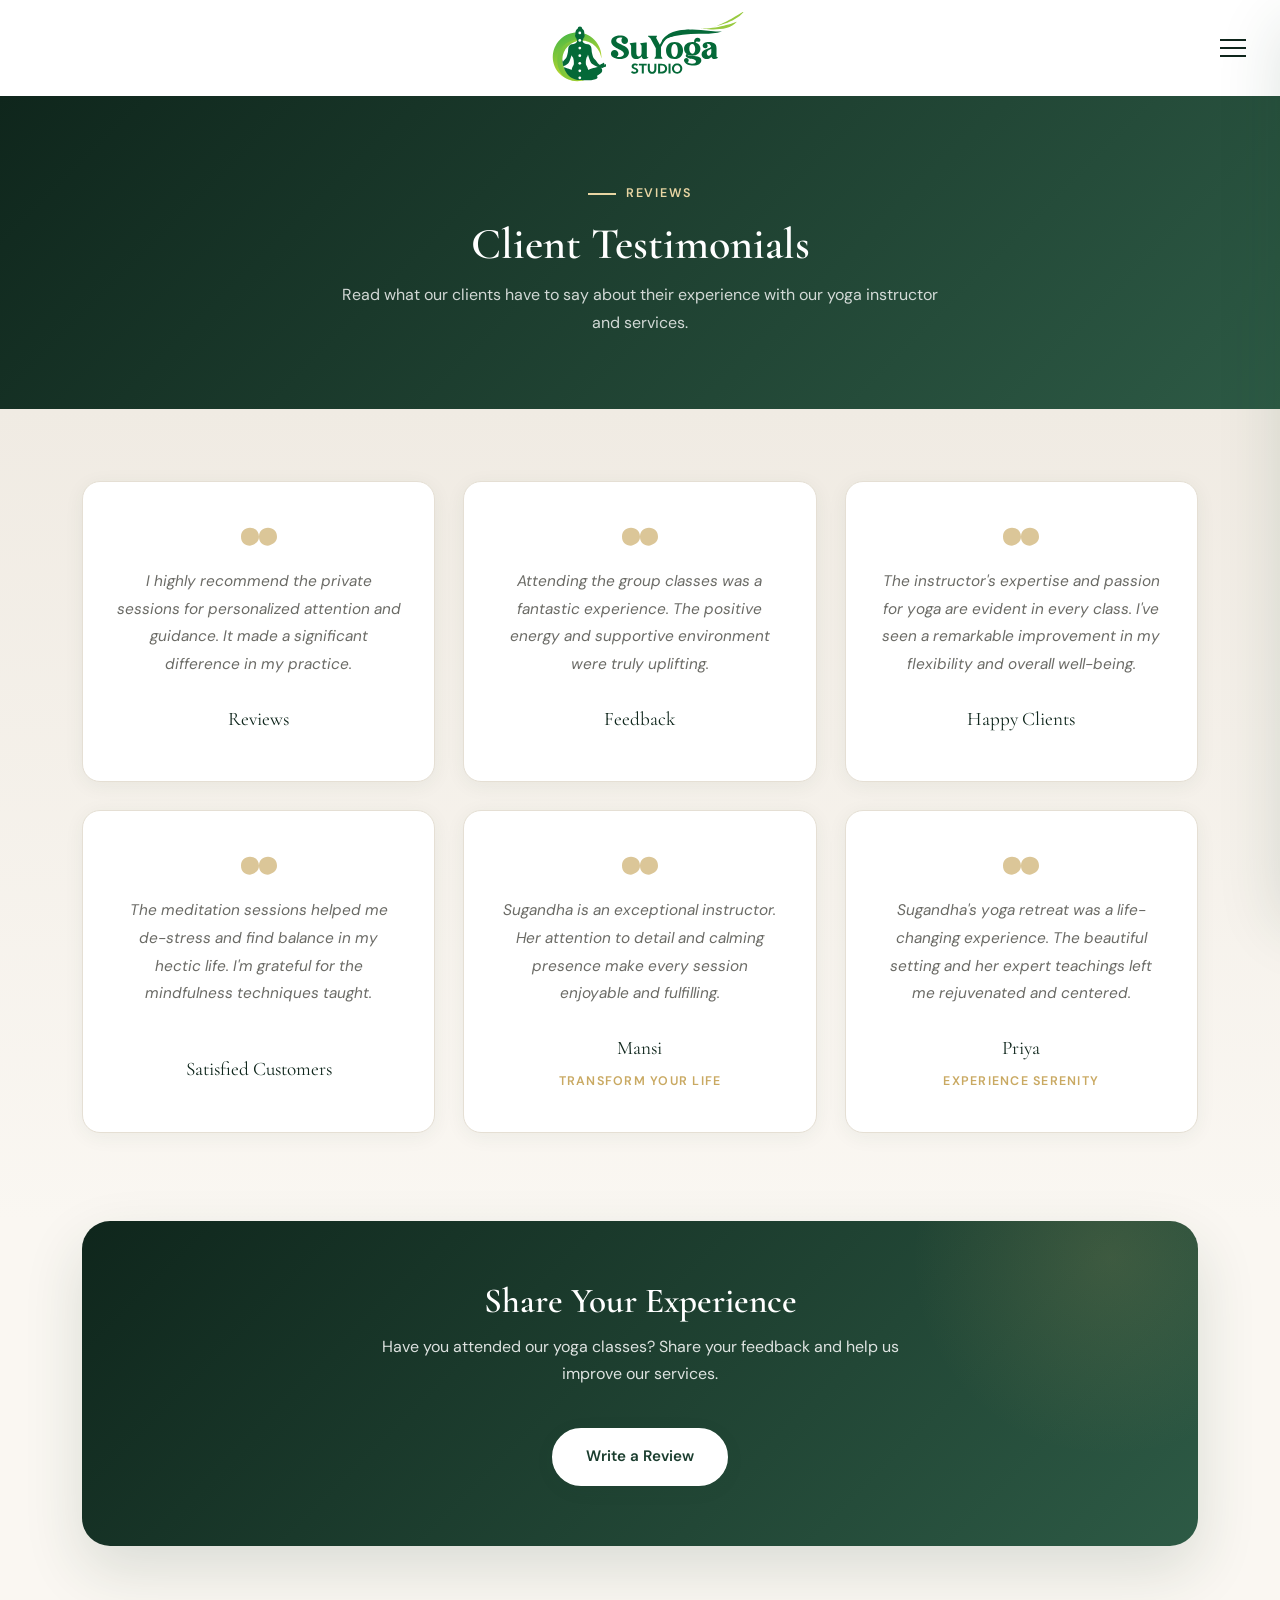
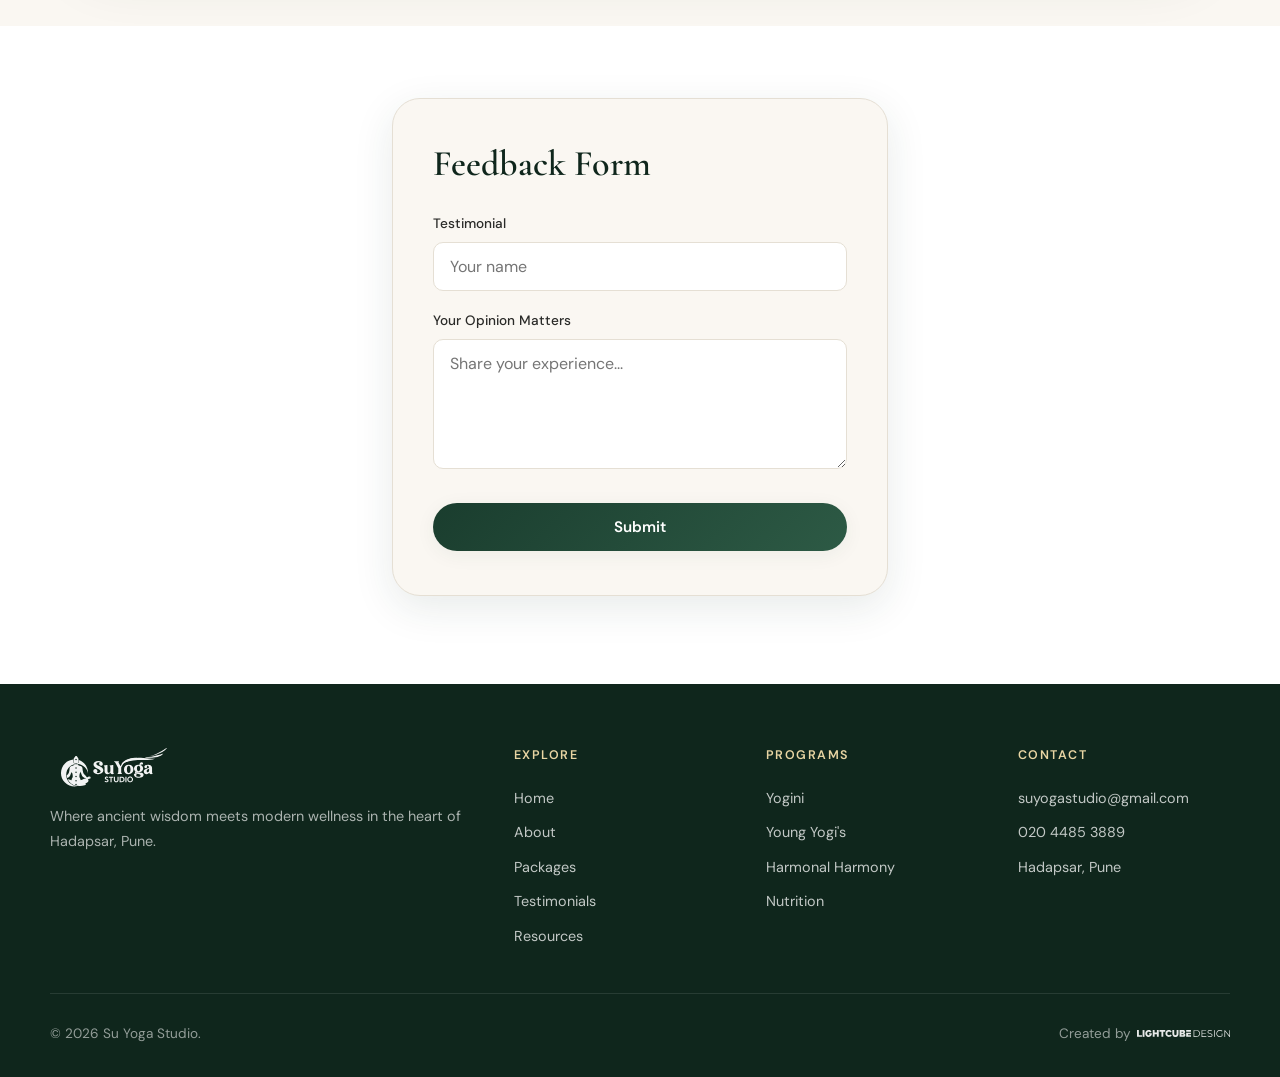
<file: testimonials.html>
<!DOCTYPE html>
<html lang="en">
<head>
<meta charset="UTF-8">
<meta name="viewport" content="width=device-width, initial-scale=1.0">
<title>Testimonials | SU-Yoga</title>
<meta name="description" content="Client testimonials for Su Yoga Studio and instructor Sugandha Singh.">
<link rel="canonical" href="https://www.suyogastudio.in/testimonials.html">
<link rel="icon" href="assets/img/logo-icon.svg" type="image/svg+xml">
<link rel="stylesheet" href="assets/css/style.css">
</head>
<body>

<header id="SITE_HEADER" class="site-header">
  <div class="header-grid">
    <button class="nav-toggle" id="nav-toggle" aria-label="Toggle menu" aria-expanded="false" aria-controls="side-drawer">
      <span></span><span></span><span></span>
    </button>
    <a href="index.html" class="logo-center" aria-label="Su Yoga Studio home">
      <img src="assets/img/logo.svg" alt="SU-Yoga" width="320" height="72">
    </a>
  </div>
</header>
<div class="drawer-overlay" id="drawer-overlay"></div>
<nav class="side-drawer" id="side-drawer" aria-label="Mobile navigation">
  <button class="drawer-close" id="drawer-close" aria-label="Close">Close</button>
  <ul class="drawer-nav">
    <li><a href="index.html">Home</a></li><li><a href="about.html">About</a></li><li><a href="packages.html">Packages</a></li><li><a href="testimonials.html" class="active">Testimonials</a></li><li><a href="resources.html">Resources</a></li><li><a href="contact.html">Contact</a></li>
  </ul>
  <a href="contact.html" class="btn-pill drawer-cta">Join Now</a>
</nav>

<main>
<section class="page-hero">
  <span class="eyebrow">Reviews</span>
  <h1 class="font-h2">Client Testimonials</h1>
  <p class="font-body">Read what our clients have to say about their experience with our yoga instructor and services.</p>
</section>

<section class="testimonials-section section-tight-top">
  <div class="testimonial-grid">
    <div class="testimonial-card" data-reveal>
      <svg class="quote-icon" viewBox="0 0 55 36"><path d="M13.75 36C5.5 36 0 30.5 0 22.25 0 14 5.5 8.5 13.75 8.5 22 8.5 27.5 14 27.5 22.25 27.5 26 26.125 29 23.375 31.25 20.625 33.5 17.325 35 13.75 36ZM41.25 36C33 36 27.5 30.5 27.5 22.25 27.5 14 33 8.5 41.25 8.5 49.5 8.5 55 14 55 22.25 55 26 53.625 29 50.875 31.25 48.125 33.5 44.825 35 41.25 36Z"/></svg>
      <p class="review">I highly recommend the private sessions for personalized attention and guidance. It made a significant difference in my practice.</p>
      <div class="name">Reviews</div>
    </div>
    <div class="testimonial-card" data-reveal data-reveal-delay="1">
      <svg class="quote-icon" viewBox="0 0 55 36"><path d="M13.75 36C5.5 36 0 30.5 0 22.25 0 14 5.5 8.5 13.75 8.5 22 8.5 27.5 14 27.5 22.25 27.5 26 26.125 29 23.375 31.25 20.625 33.5 17.325 35 13.75 36ZM41.25 36C33 36 27.5 30.5 27.5 22.25 27.5 14 33 8.5 41.25 8.5 49.5 8.5 55 14 55 22.25 55 26 53.625 29 50.875 31.25 48.125 33.5 44.825 35 41.25 36Z"/></svg>
      <p class="review">Attending the group classes was a fantastic experience. The positive energy and supportive environment were truly uplifting.</p>
      <div class="name">Feedback</div>
    </div>
    <div class="testimonial-card" data-reveal data-reveal-delay="2">
      <svg class="quote-icon" viewBox="0 0 55 36"><path d="M13.75 36C5.5 36 0 30.5 0 22.25 0 14 5.5 8.5 13.75 8.5 22 8.5 27.5 14 27.5 22.25 27.5 26 26.125 29 23.375 31.25 20.625 33.5 17.325 35 13.75 36ZM41.25 36C33 36 27.5 30.5 27.5 22.25 27.5 14 33 8.5 41.25 8.5 49.5 8.5 55 14 55 22.25 55 26 53.625 29 50.875 31.25 48.125 33.5 44.825 35 41.25 36Z"/></svg>
      <p class="review">The instructor's expertise and passion for yoga are evident in every class. I've seen a remarkable improvement in my flexibility and overall well-being.</p>
      <div class="name">Happy Clients</div>
    </div>
    <div class="testimonial-card" data-reveal>
      <svg class="quote-icon" viewBox="0 0 55 36"><path d="M13.75 36C5.5 36 0 30.5 0 22.25 0 14 5.5 8.5 13.75 8.5 22 8.5 27.5 14 27.5 22.25 27.5 26 26.125 29 23.375 31.25 20.625 33.5 17.325 35 13.75 36ZM41.25 36C33 36 27.5 30.5 27.5 22.25 27.5 14 33 8.5 41.25 8.5 49.5 8.5 55 14 55 22.25 55 26 53.625 29 50.875 31.25 48.125 33.5 44.825 35 41.25 36Z"/></svg>
      <p class="review">The meditation sessions helped me de-stress and find balance in my hectic life. I'm grateful for the mindfulness techniques taught.</p>
      <div class="name">Satisfied Customers</div>
    </div>
    <div class="testimonial-card" data-reveal data-reveal-delay="1">
      <svg class="quote-icon" viewBox="0 0 55 36"><path d="M13.75 36C5.5 36 0 30.5 0 22.25 0 14 5.5 8.5 13.75 8.5 22 8.5 27.5 14 27.5 22.25 27.5 26 26.125 29 23.375 31.25 20.625 33.5 17.325 35 13.75 36ZM41.25 36C33 36 27.5 30.5 27.5 22.25 27.5 14 33 8.5 41.25 8.5 49.5 8.5 55 14 55 22.25 55 26 53.625 29 50.875 31.25 48.125 33.5 44.825 35 41.25 36Z"/></svg>
      <p class="review">Sugandha is an exceptional instructor. Her attention to detail and calming presence make every session enjoyable and fulfilling.</p>
      <div class="name">Mansi</div>
      <div class="tagline">Transform Your Life</div>
    </div>
    <div class="testimonial-card" data-reveal data-reveal-delay="2">
      <svg class="quote-icon" viewBox="0 0 55 36"><path d="M13.75 36C5.5 36 0 30.5 0 22.25 0 14 5.5 8.5 13.75 8.5 22 8.5 27.5 14 27.5 22.25 27.5 26 26.125 29 23.375 31.25 20.625 33.5 17.325 35 13.75 36ZM41.25 36C33 36 27.5 30.5 27.5 22.25 27.5 14 33 8.5 41.25 8.5 49.5 8.5 55 14 55 22.25 55 26 53.625 29 50.875 31.25 48.125 33.5 44.825 35 41.25 36Z"/></svg>
      <p class="review">Sugandha's yoga retreat was a life-changing experience. The beautiful setting and her expert teachings left me rejuvenated and centered.</p>
      <div class="name">Priya</div>
      <div class="tagline">Experience Serenity</div>
    </div>
  </div>
</section>

<section class="cta-section">
  <div class="container">
    <div class="cta-banner cta-centered" data-reveal>
      <div>
        <h2 class="font-h2">Share Your Experience</h2>
        <p>Have you attended our yoga classes? Share your feedback and help us improve our services.</p>
      </div>
      <div class="cta-actions">
        <a href="contact.html" class="btn-pill btn-light">Write a Review</a>
      </div>
    </div>
  </div>
</section>

<section class="contact-section section-tight-top">
  <div class="contact-narrow">
    <form class="contact-form contact-form-el" action="https://api.web3forms.com/submit" method="POST" data-reveal>
      <h2>Feedback Form</h2>
      <input type="hidden" name="access_key" value="YOUR_WEB3FORMS_ACCESS_KEY">
      <input type="hidden" name="subject" value="Testimonial feedback">
      <input type="checkbox" name="botcheck" style="display:none" tabindex="-1" autocomplete="off">
      <div class="form-group"><label for="tname">Testimonial</label><input type="text" id="tname" name="name" placeholder="Your name"></div>
      <div class="form-group"><label for="topinion">Your Opinion Matters</label><textarea id="topinion" name="message" required placeholder="Share your experience..."></textarea></div>
      <button type="submit" class="btn-pill form-submit">Submit</button>
      <div class="form-status" role="status"></div>
    </form>
  </div>
</section>
</main>

<footer id="SITE_FOOTER" class="site-footer">
  <div class="footer-grid">
    <div class="footer-brand"><img src="assets/img/logo-white.svg" alt="Su Yoga Studio"><p>Where ancient wisdom meets modern wellness in the heart of Hadapsar, Pune.</p></div>
    <div class="footer-col"><h4>Explore</h4><a href="index.html">Home</a><a href="about.html">About</a><a href="packages.html">Packages</a><a href="testimonials.html">Testimonials</a><a href="resources.html">Resources</a></div>
    <div class="footer-col"><h4>Programs</h4><a href="packages.html">Yogini</a><a href="packages.html">Young Yogi's</a><a href="packages.html">Harmonal Harmony</a><a href="packages.html">Nutrition</a></div>
    <div class="footer-col"><h4>Contact</h4><a href="mailto:suyogastudio@gmail.com">suyogastudio@gmail.com</a><a href="tel:02044853889">020 4485 3889</a><a href="contact.html">Hadapsar, Pune</a></div>
  </div>
  <div class="footer-bottom"><span>&copy; <span data-year>2025</span> Su Yoga Studio.</span><span class="footer-credit">Created by <a href="https://www.lightcubedesign.com" target="_blank" rel="noopener" aria-label="Lightcube Design"><img src="assets/img/lightcube-design-logo.svg" alt="Lightcube Design"></a></span></div>
</footer>
<script src="assets/js/main.js"></script>
</body>
</html>
</file>
<file: assets/css/style.css>
/* ============================================================
   Su Yoga Studio — Premium Professional Design
   ============================================================ */

@import url('https://fonts.googleapis.com/css2?family=Cormorant+Garamond:ital,wght@0,500;0,600;0,700;1,500&family=DM+Sans:ital,opsz,wght@0,9..40,300;0,9..40,400;0,9..40,500;0,9..40,600;1,9..40,400&display=swap');

:root {
  --forest: #1a3d2e;
  --forest-dark: #0f261c;
  --forest-mid: #2d5a45;
  --sage: #6b9b7a;
  --sage-light: #a8c9b0;
  --gold: #c9a962;
  --gold-light: #e8d5a3;
  --cream: #faf7f2;
  --cream-dark: #f0ebe3;
  --white: #ffffff;
  --charcoal: #2a2a28;
  --muted: #6b6b66;
  --line: #e5dfd4;

  --font-display: "Cormorant Garamond", Georgia, serif;
  --font-body: "DM Sans", system-ui, sans-serif;

  --container: 1180px;
  --radius-sm: 10px;
  --radius-md: 18px;
  --radius-lg: 28px;
  --shadow-sm: 0 4px 20px rgba(26, 61, 46, 0.06);
  --shadow-md: 0 12px 40px rgba(26, 61, 46, 0.1);
  --shadow-lg: 0 24px 60px rgba(26, 61, 46, 0.14);
  --ease: cubic-bezier(0.22, 1, 0.36, 1);
  --header-h: 96px;
}

*, *::before, *::after { box-sizing: border-box; }
html { scroll-behavior: smooth; }
body {
  margin: 0;
  font-family: var(--font-body);
  font-size: 16px;
  line-height: 1.7;
  color: var(--charcoal);
  background: var(--cream);
  -webkit-font-smoothing: antialiased;
}
img, video { max-width: 100%; display: block; height: auto; }
a { color: inherit; text-decoration: none; }
ul { list-style: none; margin: 0; padding: 0; }
h1, h2, h3, h4, h5, h6 {
  font-family: var(--font-display);
  font-weight: 600;
  line-height: 1.15;
  margin: 0 0 0.5em;
  color: var(--forest-dark);
}
p { margin: 0 0 1em; color: var(--muted); }
button, input, textarea, select { font-family: inherit; font-size: 1rem; }
:focus-visible { outline: 3px solid var(--sage); outline-offset: 2px; }

.container { max-width: var(--container); margin: 0 auto; padding: 0 32px; }
section { padding: 80px 0; position: relative; }
.text-center { text-align: center; }

/* Centered eyebrows in section headers */
.section-head .eyebrow { justify-content: center; }
.section-head .eyebrow::before { display: none; }
.section-head .eyebrow::after {
  content: "";
  width: 28px;
  height: 2px;
  background: var(--gold);
}

/* ── Typography helpers ── */
.eyebrow {
  display: inline-flex;
  align-items: center;
  gap: 10px;
  font-family: var(--font-body);
  font-size: 0.78rem;
  font-weight: 600;
  letter-spacing: 0.14em;
  text-transform: uppercase;
  color: var(--gold);
  margin-bottom: 14px;
}
.eyebrow::before {
  content: "";
  width: 28px;
  height: 2px;
  background: var(--gold);
}
.font-hero, .font-h2, .font-h3, .font-h4, .font-h5 {
  font-family: var(--font-display);
  color: var(--forest-dark);
}
.font-hero { font-size: clamp(2.4rem, 5.5vw, 4rem); line-height: 1.1; }
.font-h2 { font-size: clamp(2rem, 3.5vw, 2.75rem); }
.font-h3 { font-size: clamp(1.5rem, 2.5vw, 2rem); }
.font-h4 { font-size: clamp(1.25rem, 2vw, 1.6rem); }
.font-h5 { font-size: clamp(1.1rem, 1.5vw, 1.35rem); }
.font-body { font-family: var(--font-body); font-size: 1rem; line-height: 1.75; color: var(--muted); }
.font-body-sm { font-size: 0.9rem; }
.section-head { max-width: 600px; margin: 0 auto 48px; text-align: center; }
.section-head p { font-size: 1.05rem; }

/* ── Buttons ── */
.btn-pill, .btn-primary {
  display: inline-flex;
  align-items: center;
  justify-content: center;
  gap: 8px;
  padding: 14px 32px;
  border-radius: 999px;
  font-family: var(--font-body);
  font-weight: 600;
  font-size: 0.95rem;
  border: 2px solid transparent;
  cursor: pointer;
  transition: transform 0.3s var(--ease), box-shadow 0.3s var(--ease), background 0.3s;
}
.btn-pill, .btn-primary {
  background: linear-gradient(135deg, var(--forest) 0%, var(--forest-mid) 100%);
  color: var(--white);
  box-shadow: var(--shadow-sm);
}
.btn-pill:hover, .btn-primary:hover {
  transform: translateY(-2px);
  box-shadow: var(--shadow-md);
}
.btn-outline-pill, .btn-outline {
  display: inline-flex;
  align-items: center;
  justify-content: center;
  padding: 14px 32px;
  border-radius: 999px;
  font-weight: 600;
  font-size: 0.95rem;
  border: 2px solid var(--forest);
  color: var(--forest);
  background: transparent;
  cursor: pointer;
  transition: all 0.3s var(--ease);
}
.btn-outline-pill:hover, .btn-outline:hover {
  background: var(--forest);
  color: var(--white);
}
.btn-light {
  background: var(--white);
  color: var(--forest);
  border-color: var(--white);
}
.btn-light:hover { background: var(--cream); }

/* ── HEADER (centered logo + menu top-right) ── */
#SITE_HEADER, .site-header {
  position: fixed;
  top: 0; left: 0; right: 0;
  z-index: 1000;
  min-height: var(--header-h);
  transition: box-shadow 0.3s var(--ease);
}
#SITE_HEADER::before, .site-header::before {
  content: "";
  position: absolute;
  inset: 0;
  background: var(--white);
  border-bottom: 1px solid transparent;
  transition: border-color 0.3s, box-shadow 0.3s;
  z-index: -1;
}
#SITE_HEADER.scrolled::before, .site-header.scrolled::before {
  border-bottom-color: var(--line);
  box-shadow: var(--shadow-sm);
}
.header-grid {
  position: relative;
  display: flex;
  align-items: center;
  justify-content: center;
  max-width: 100%;
  margin: 0 auto;
  padding: 10px 24px;
  min-height: var(--header-h);
}
.header-inner {
  position: relative;
  display: flex;
  align-items: center;
  justify-content: center;
  max-width: 100%;
  margin: 0 auto;
  padding: 10px 24px;
  min-height: var(--header-h);
}
.logo-center, .brand.logo-center {
  display: block;
  line-height: 0;
}
.logo-center img,
.logo-center .logo-svg {
  height: 72px;
  width: auto;
  max-width: min(320px, 72vw);
  display: block;
  margin: 0 auto;
  transition: height 0.3s var(--ease);
}
#SITE_HEADER.scrolled .logo-center img,
#SITE_HEADER.scrolled .logo-center .logo-svg {
  height: 62px;
}
.main-nav, .header-cta, .header-actions .btn-pill { display: none; }

.menu-btn, .nav-toggle {
  position: absolute;
  right: 24px;
  top: 50%;
  transform: translateY(-50%);
  display: flex;
  flex-direction: column;
  gap: 6px;
  background: none;
  border: none;
  cursor: pointer;
  padding: 10px;
  z-index: 1100;
}
.menu-btn {
  flex-direction: row-reverse;
  gap: 8px;
  font-size: 0.9rem;
  font-weight: 500;
  color: var(--charcoal);
}
.menu-btn svg { width: 28px; height: 28px; }
.nav-toggle span {
  width: 26px; height: 2px;
  background: var(--forest-dark);
  transition: transform 0.3s, opacity 0.3s;
}
.nav-toggle.open span:nth-child(1) { transform: translateY(8px) rotate(45deg); }
.nav-toggle.open span:nth-child(2) { opacity: 0; }
.nav-toggle.open span:nth-child(3) { transform: translateY(-8px) rotate(-45deg); }
.nav-toggle.open { transform: translateY(-50%); }

/* legacy nav styles for drawer */
.main-nav ul, .nav-list {
  display: flex;
  align-items: center;
  gap: 32px;
}

/* Drawer (mobile) */
.drawer-overlay {
  position: fixed; inset: 0;
  background: rgba(15, 38, 28, 0.6);
  z-index: 1000;
  opacity: 0; visibility: hidden;
  transition: opacity 0.35s, visibility 0.35s;
  backdrop-filter: blur(4px);
}
.drawer-overlay.open { opacity: 1; visibility: visible; }
.side-drawer {
  position: fixed; top: 0; right: 0;
  width: min(340px, 100vw);
  height: 100vh;
  background: var(--white);
  z-index: 1001;
  transform: translateX(100%);
  transition: transform 0.4s var(--ease);
  padding: 32px 28px;
  overflow-y: auto;
  box-shadow: var(--shadow-lg);
}
.side-drawer.open { transform: translateX(0); }
.drawer-close {
  display: flex; align-items: center; gap: 8px;
  background: none; border: none; cursor: pointer;
  margin-left: auto; margin-bottom: 32px;
  font-size: 0.9rem; font-weight: 500; color: var(--muted);
}
.drawer-nav a {
  display: block;
  padding: 14px 0;
  font-size: 1.1rem;
  font-weight: 500;
  color: var(--forest);
  border-bottom: 1px solid var(--line);
}
.drawer-nav a.active { color: var(--gold); font-weight: 600; }
.drawer-cta {
  display: block;
  margin-top: 24px;
  text-align: center;
}

#SITE_CONTAINER { width: 100%; }
#site-root { max-width: 100%; margin: 0; background: var(--cream); }
main { padding-top: var(--header-h); }

/* ── HERO ── */
.hero-section {
  position: relative;
  min-height: calc(82vh - var(--header-h));
  min-height: calc(82dvh - var(--header-h));
  display: flex;
  align-items: center;
  overflow: hidden;
  padding: 0;
}

/* Home hero — original Wix style (Services-17 image, centered text) */
.hero-home {
  min-height: calc(78vh - var(--header-h));
  min-height: calc(78dvh - var(--header-h));
  align-items: center;
  justify-content: center;
}
.hero-home .hero-bg img {
  object-fit: cover;
  object-position: center center;
}
.hero-home .hero-bg::after {
  background: linear-gradient(
    180deg,
    rgba(255, 255, 255, 0.08) 0%,
    rgba(255, 255, 255, 0.22) 40%,
    rgba(255, 255, 255, 0.12) 100%
  );
}
.hero-content-box--center {
  text-align: center;
  display: flex;
  flex-direction: column;
  align-items: center;
  justify-content: center;
  padding: 40px 32px 56px;
}
.hero-welcome-title {
  font-family: var(--font-body);
  font-weight: 700;
  font-size: clamp(1.45rem, 3vw, 2.15rem);
  line-height: 1.38;
  color: #000000;
  max-width: 620px;
  margin: 0 auto 18px;
  letter-spacing: -0.01em;
}
.hero-welcome-lead {
  display: block;
  margin-bottom: 4px;
}
.hero-welcome-sub {
  font-family: var(--font-body);
  font-size: clamp(0.95rem, 1.8vw, 1.1rem);
  font-weight: 400;
  line-height: 1.65;
  color: #1a1a1a;
  max-width: 520px;
  margin: 0 auto 28px;
}
.btn-join {
  background: #000000;
  color: #ffffff;
  border-color: #000000;
  padding: 13px 36px;
  font-size: 0.95rem;
  box-shadow: none;
}
.btn-join:hover {
  background: #222222;
  border-color: #222222;
  transform: translateY(-1px);
  box-shadow: 0 4px 16px rgba(0, 0, 0, 0.15);
}

.hero-bg {
  position: absolute;
  inset: 0;
  z-index: 0;
}
.hero-bg video,
.hero-bg img {
  width: 100%;
  height: 100%;
  object-fit: cover;
  object-position: center 35%;
}
.hero-bg video { display: block; }
.hero-bg .hero-fallback {
  position: absolute;
  inset: 0;
  z-index: 0;
}
.hero-bg:has(video) .hero-fallback { display: none; }
.hero-bg::after {
  content: "";
  position: absolute;
  inset: 0;
  background: linear-gradient(
    115deg,
    rgba(15, 38, 28, 0.82) 0%,
    rgba(26, 61, 46, 0.52) 45%,
    rgba(26, 61, 46, 0.22) 100%
  );
}
.hero-content-box {
  position: relative;
  z-index: 2;
  width: 100%;
  max-width: var(--container);
  margin: 0 auto;
  padding: 48px 32px 64px;
}
.hero-content-box .font-hero {
  color: var(--white);
  max-width: 620px;
  margin-bottom: 20px;
  letter-spacing: -0.01em;
}
.hero-lines { margin-bottom: 28px; max-width: 480px; }
.hero-lines p {
  color: rgba(255,255,255,0.92);
  font-size: 1.05rem;
  line-height: 1.7;
  margin-bottom: 0;
}
.hero-trust {
  display: grid;
  grid-template-columns: repeat(3, 1fr);
  gap: 24px;
  margin-top: 40px;
  padding-top: 28px;
  border-top: 1px solid rgba(255,255,255,0.18);
  max-width: 480px;
}
.hero-content-box .eyebrow { color: var(--gold-light); margin-bottom: 14px; }
.hero-content-box .eyebrow::before { background: var(--gold-light); }
.hero-content-box .font-hero em {
  font-style: italic;
  color: var(--gold-light);
}
.hero-actions { display: flex; flex-wrap: wrap; gap: 14px; align-items: center; }
.hero-trust div strong {
  display: block;
  font-family: var(--font-display);
  font-size: 1.65rem;
  color: var(--gold-light);
  line-height: 1;
  margin-bottom: 6px;
}
.hero-trust div span {
  font-size: 0.8rem;
  color: rgba(255,255,255,0.72);
  letter-spacing: 0.06em;
  text-transform: uppercase;
}

/* ── SERVICE ICONS STRIP ── */
.services-icons-section {
  background: var(--white);
  padding: 32px 0 36px;
  border-bottom: 1px solid var(--line);
}
.services-icons-grid {
  display: flex;
  flex-wrap: wrap;
  align-items: center;
  justify-content: center;
  gap: 28px 36px;
  max-width: var(--container);
  margin: 0 auto;
  padding: 0 32px;
}
.services-icons-grid img {
  height: 42px;
  width: auto;
  max-width: 140px;
  display: block;
  object-fit: contain;
}

/* ── SERVICES / SLIDESHOW ── */
.services-section {
  background: var(--white);
  padding: 72px 0 88px;
}
.slideshow-wrap {
  width: 100%;
  max-width: var(--container);
  margin: 0 auto;
  padding: 0 32px;
}
.slideshow {
  background: var(--white);
  border-radius: var(--radius-lg);
  overflow: hidden;
  box-shadow: var(--shadow-lg);
  border: 1px solid var(--line);
}
.slide { display: none; }
.slide.active {
  display: grid;
  grid-template-columns: 1fr 1fr;
  min-height: 420px;
  animation: fadeUp 0.6s var(--ease);
}
.slide-img {
  position: relative;
  overflow: hidden;
  background: var(--forest-dark);
  min-height: 100%;
}
.slide-img img {
  width: 100%;
  height: 100%;
  min-height: 420px;
  object-fit: cover;
  object-position: center center;
}
.slide.active .slide-img img { transform: none; }
.slide-img::after {
  content: "";
  position: absolute;
  inset: 0;
  background: linear-gradient(to right, transparent 75%, rgba(250,247,242,0.08) 100%);
  pointer-events: none;
}
.slide-text {
  padding: 44px 40px;
  display: flex;
  flex-direction: column;
  justify-content: center;
  align-items: flex-start;
  background: var(--cream);
  text-align: left;
}
.slide-text h2 { margin-bottom: 18px; line-height: 1.25; }
.slide-text p {
  font-size: 1.02rem;
  line-height: 1.85;
  color: var(--muted);
  margin-bottom: 0;
  max-width: 420px;
}
.slide-text .btn-outline-pill { margin-top: 28px; }
.slide-controls {
  display: flex;
  align-items: center;
  justify-content: space-between;
  gap: 20px;
  padding: 22px 32px 28px;
  background: var(--cream);
  border-top: 1px solid var(--line);
}
.slide-dots {
  display: flex;
  justify-content: center;
  align-items: center;
  gap: 10px;
  padding: 0;
  background: transparent;
}
.slide-dots button {
  width: 8px; height: 8px;
  border-radius: 50%;
  border: none;
  background: var(--line);
  cursor: pointer;
  padding: 0;
  transition: background 0.3s, transform 0.3s, width 0.3s;
}
.slide-dots button.active {
  background: var(--forest);
  width: 24px;
  border-radius: 999px;
  transform: none;
}
.slide-nav {
  display: flex;
  justify-content: center;
  align-items: center;
  gap: 10px;
  padding: 0;
  background: transparent;
}
.slide-nav button {
  width: 40px; height: 40px;
  border-radius: 50%;
  border: 1px solid var(--line);
  background: var(--white);
  cursor: pointer;
  font-size: 16px;
  color: var(--forest);
  transition: all 0.25s;
  display: flex;
  align-items: center;
  justify-content: center;
  line-height: 1;
}
.slide-nav button:hover {
  background: var(--forest);
  color: var(--white);
  border-color: var(--forest);
}

/* Program cards grid (alternative) */
.programs-grid {
  display: grid;
  grid-template-columns: repeat(4, 1fr);
  gap: 24px;
}
.program-card {
  background: var(--white);
  border-radius: var(--radius-md);
  overflow: hidden;
  box-shadow: var(--shadow-sm);
  transition: transform 0.35s var(--ease), box-shadow 0.35s;
  border: 1px solid var(--line);
}
.program-card:hover {
  transform: translateY(-6px);
  box-shadow: var(--shadow-md);
}
.program-card .thumb {
  aspect-ratio: 4/3;
  overflow: hidden;
}
.program-card .thumb img {
  width: 100%; height: 100%;
  object-fit: cover;
  transition: transform 0.5s var(--ease);
}
.program-card:hover .thumb img { transform: scale(1.06); }
.program-card .body { padding: 24px 22px 28px; }
.program-card h3 { font-size: 1.2rem; margin-bottom: 10px; }
.program-card p { font-size: 0.9rem; margin-bottom: 0; }

/* ── TESTIMONIALS ── */
.testimonials-section {
  background: linear-gradient(180deg, var(--cream-dark) 0%, var(--cream) 100%);
  padding: 80px 0 88px;
}
.testimonials-section .section-head {
  max-width: var(--container);
  margin: 0 auto 56px;
  padding: 0 32px;
}
.testimonial-grid {
  display: grid;
  grid-template-columns: repeat(3, 1fr);
  gap: 28px;
  max-width: var(--container);
  margin: 0 auto;
  padding: 0 32px;
  align-items: stretch;
}
.testimonial-card {
  background: var(--white);
  border-radius: var(--radius-md);
  padding: 40px 32px;
  text-align: center;
  box-shadow: var(--shadow-sm);
  border: 1px solid var(--line);
  transition: transform 0.3s var(--ease), box-shadow 0.3s;
  display: flex;
  flex-direction: column;
  align-items: center;
  height: 100%;
}
.testimonial-card:hover {
  transform: translateY(-5px);
  box-shadow: var(--shadow-md);
}
.quote-icon {
  width: 36px; height: 24px;
  margin: 0 auto 22px;
  fill: var(--gold);
  opacity: 0.65;
  flex-shrink: 0;
}
.testimonial-card .review {
  font-size: 0.96rem;
  font-style: italic;
  line-height: 1.8;
  color: var(--muted);
  margin-bottom: auto;
  padding-bottom: 24px;
  flex: 1;
}
.testimonial-card .name {
  font-family: var(--font-display);
  font-size: 1.2rem;
  color: var(--forest-dark);
  margin-bottom: 6px;
}
.testimonial-card .tagline {
  font-size: 0.78rem;
  font-weight: 600;
  letter-spacing: 0.1em;
  text-transform: uppercase;
  color: var(--gold);
}

/* ── CTA BANNER ── */
.cta-section { padding: 0 0 80px; }
.cta-banner {
  background: linear-gradient(135deg, var(--forest-dark) 0%, var(--forest-mid) 100%);
  border-radius: var(--radius-lg);
  padding: 60px 56px;
  display: flex;
  align-items: center;
  justify-content: space-between;
  gap: 40px;
  box-shadow: var(--shadow-lg);
  overflow: hidden;
  position: relative;
}
.cta-banner::before {
  content: "";
  position: absolute;
  top: -50%; right: -10%;
  width: 400px; height: 400px;
  background: radial-gradient(circle, rgba(201,169,98,0.15) 0%, transparent 70%);
  pointer-events: none;
}
.cta-banner h2 { color: var(--white); font-size: clamp(1.6rem, 3vw, 2.2rem); margin-bottom: 12px; }
.cta-banner p { color: rgba(255,255,255,0.85); margin: 0; max-width: 520px; }
.cta-actions { display: flex; gap: 12px; flex-shrink: 0; flex-wrap: wrap; }

/* ── CONTACT ── */
.contact-section {
  background: var(--white);
  padding: 80px 0 88px;
}
.contact-grid {
  display: grid;
  grid-template-columns: 1fr 1.15fr;
  gap: 64px;
  max-width: var(--container);
  margin: 0 auto;
  padding: 0 32px;
  align-items: start;
}
.contact-info .font-h2 { margin-bottom: 18px; }
.contact-info > .font-body { margin-bottom: 8px; }
.contact-info > .font-body + .font-h5 { margin-top: 36px; }
.contact-info .contact-details + .font-h5 { margin-top: 36px; }
.contact-info .font-h5 { margin-bottom: 20px; color: var(--forest); }
.contact-details { margin-top: 8px; }
.contact-detail {
  display: flex;
  align-items: flex-start;
  gap: 16px;
  margin-bottom: 18px;
  padding: 14px 0;
  border-bottom: 1px solid var(--line);
}
.contact-detail:last-child { border-bottom: none; }
.contact-detail svg {
  flex-shrink: 0;
  width: 20px; height: 20px;
  color: var(--gold);
  margin-top: 2px;
}
.contact-detail span { font-size: 0.98rem; line-height: 1.6; color: var(--charcoal); }
.contact-detail a { color: var(--forest); font-weight: 500; }
.contact-detail a:hover { color: var(--forest-mid); text-decoration: underline; }
.contact-form {
  background: var(--cream);
  border-radius: var(--radius-lg);
  padding: 44px 40px;
  border: 1px solid var(--line);
  box-shadow: var(--shadow-md);
}
.contact-form h1, .contact-form h2 {
  font-family: var(--font-display);
  font-size: clamp(1.75rem, 3vw, 2.25rem);
  margin-bottom: 28px;
  color: var(--forest-dark);
}
.form-row { display: grid; grid-template-columns: 1fr 1fr; gap: 16px; }
.form-group { margin-bottom: 18px; }
.form-group label {
  display: block;
  font-size: 0.85rem;
  font-weight: 500;
  color: var(--charcoal);
  margin-bottom: 7px;
}
.form-group label .req { color: #c0392b; }
.form-group input,
.form-group textarea {
  width: 100%;
  padding: 13px 16px;
  border: 1px solid var(--line);
  border-radius: var(--radius-sm);
  background: var(--white);
  transition: border-color 0.2s, box-shadow 0.2s;
}
.form-group input:focus,
.form-group textarea:focus {
  border-color: var(--sage);
  outline: none;
  box-shadow: 0 0 0 3px rgba(107, 155, 122, 0.15);
}
.form-group textarea { min-height: 130px; resize: vertical; }
.form-submit, .btn-pill[type="submit"] {
  width: 100%;
  margin-top: 8px;
  border: none;
}
.form-status { margin-top: 14px; font-size: 0.9rem; display: none; border-radius: var(--radius-sm); padding: 12px; }
.form-status.success { display: block; background: #e8f5e9; color: #2e7d32; }
.form-status.error { display: block; background: #ffebee; color: #c62828; }

/* ── BLOG ── */
.blog-section {
  padding: 80px 28px;
  text-align: center;
  background: var(--cream-dark);
}
.blog-section .font-h2 { margin-bottom: 16px; }
.blog-empty { color: var(--muted); margin-top: 24px; }
.blog-card-empty {
  max-width: 480px;
  margin: 32px auto 0;
  padding: 48px 32px;
  background: var(--white);
  border-radius: var(--radius-md);
  border: 2px dashed var(--line);
}

/* Page hero eyebrow */
.page-hero .eyebrow {
  justify-content: center;
  color: var(--gold-light);
}
.page-hero .eyebrow::before { background: var(--gold-light); }

/* Section spacing helpers */
.section-tight-top { padding-top: 72px !important; }
.section-tight-bottom { padding-bottom: 0 !important; }
.cta-centered {
  flex-direction: column;
  text-align: center;
  align-items: center;
}
.cta-centered .cta-actions { justify-content: center; }
.contact-narrow {
  max-width: 560px;
  margin: 0 auto;
  padding: 0 32px;
}
.contact-actions {
  display: flex;
  flex-wrap: wrap;
  gap: 12px;
  margin-top: 20px;
}
.about-content { max-width: 520px; }
.about-content .btn-pill { margin-top: 8px; }
.img-wrap {
  position: relative;
  border-radius: var(--radius-lg);
  overflow: hidden;
  box-shadow: var(--shadow-lg);
  background: var(--cream-dark);
}
.img-wrap::after {
  content: "";
  position: absolute;
  inset: 0;
  border-radius: inherit;
  box-shadow: inset 0 0 0 1px rgba(255,255,255,0.12);
  pointer-events: none;
}
.img-wrap img {
  width: 100%;
  height: 100%;
  object-fit: cover;
  object-position: center 22%;
  display: block;
  transition: transform 0.7s var(--ease);
}
.img-wrap:hover img { transform: scale(1.04); }
.img-wrap--portrait { aspect-ratio: 4 / 5; }
.img-wrap--landscape { aspect-ratio: 16 / 11; }

/* Resources section */
.resources-section {
  padding: 80px 0 100px;
  background: var(--white);
}
.page-hero {
  background: linear-gradient(135deg, var(--forest-dark) 0%, var(--forest-mid) 100%);
  padding: 80px 32px 72px;
  text-align: center;
}
.page-hero .font-h2, .page-hero .font-h3, .page-hero .font-h4, .page-hero .font-h5, .page-hero h1 {
  color: var(--white);
  margin-bottom: 12px;
}
.page-hero .font-body, .page-hero p { color: rgba(255,255,255,0.8); max-width: 600px; margin: 0 auto; }

/* ── ABOUT (Wix /blank layout) ── */
.about-page--wix {
  background: var(--white);
  padding-top: calc(var(--header-h) + 24px);
}

.about-wix-inner {
  max-width: 980px;
  margin: 0 auto;
  padding: 0 24px;
}

.about-wix-section {
  padding: 40px 0 56px;
}

.about-wix-h2 {
  font-family: var(--font-display);
  font-size: clamp(1.75rem, 3.2vw, 2.25rem);
  font-weight: 600;
  line-height: 1.2;
  color: #000000;
  margin: 0 0 20px;
}

.about-wix-h3 {
  font-family: var(--font-display);
  font-size: clamp(1.35rem, 2.4vw, 1.75rem);
  font-weight: 600;
  line-height: 1.25;
  color: #000000;
  margin: 0 0 16px;
}

.about-wix-h4 {
  font-family: var(--font-body);
  font-size: 1rem;
  font-weight: 600;
  line-height: 1.4;
  color: #000000;
  margin: 0;
}

.about-wix-h4--sub {
  font-weight: 400;
  color: #6e6e6e;
  margin-top: 4px;
}

.about-wix-body {
  font-family: var(--font-body);
  font-size: 1rem;
  line-height: 1.65;
  color: #6e6e6e;
  margin: 0 0 1em;
}

.about-wix-body:last-child { margin-bottom: 0; }

/* Instructor: text left, collage right */
.about-wix-instructor-grid {
  display: grid;
  grid-template-columns: 1fr 1fr;
  gap: 24px 48px;
  align-items: center;
}

.about-wix-instructor-grid .about-wix-copy {
  width: 90%;
  max-width: 440px;
  text-align: left;
  align-self: center;
  justify-self: start;
}

.about-wix-instructor-grid .about-wix-h2 {
  margin-bottom: 24px;
}

.about-wix-instructor-grid .about-wix-body {
  font-size: 1.05rem;
  line-height: 1.7;
  text-align: left;
}

.about-wix-collage--instructor {
  position: relative;
  width: 100%;
  max-width: 500px;
  min-height: 480px;
  margin-left: auto;
  margin-right: 0;
}

.about-wix-collage--instructor .collage-main {
  position: absolute;
  left: 0;
  top: 50%;
  transform: translateY(-50%);
  width: 66%;
  aspect-ratio: 653 / 862;
  object-fit: cover;
  object-position: center top;
  display: block;
  z-index: 1;
}

.about-wix-collage--instructor .collage-accent--1 {
  position: absolute;
  left: 50%;
  top: 0;
  width: 50%;
  aspect-ratio: 446 / 273;
  object-fit: cover;
  object-position: center;
  display: block;
  z-index: 2;
  box-shadow: 0 4px 20px rgba(0, 0, 0, 0.12);
}

.about-wix-collage--instructor .collage-accent--2 {
  position: absolute;
  right: 0;
  bottom: 0;
  width: 46%;
  aspect-ratio: 446 / 273;
  object-fit: cover;
  object-position: center;
  display: block;
  z-index: 2;
  box-shadow: 0 4px 20px rgba(0, 0, 0, 0.12);
}

.about-wix-instructor-name {
  margin-top: 48px;
  text-align: center;
}

.about-wix-instructor-name .about-wix-h4 {
  font-size: 1.1rem;
  font-weight: 700;
}

.about-wix-instructor-name .about-wix-h4--sub {
  font-size: 1rem;
  margin-top: 6px;
}

/* Approach: image left, text right */
.about-wix-approach-grid {
  display: grid;
  grid-template-columns: 1fr 1fr;
  gap: 0 40px;
  align-items: center;
}

.about-wix-approach-media {
  display: flex;
  align-items: center;
  justify-content: flex-start;
  min-height: 420px;
}

.about-wix-approach-media img {
  width: 100%;
  max-width: 100%;
  height: auto;
  min-height: 380px;
  display: block;
  object-fit: contain;
  object-position: left center;
}

.about-wix-approach-copy {
  text-align: left;
  align-self: center;
  max-width: 420px;
  justify-self: start;
}

.about-wix-approach-copy .about-wix-h2 {
  margin-bottom: 20px;
}

.about-wix-approach-copy .about-wix-body {
  font-size: 1.05rem;
  line-height: 1.7;
}

.about-wix-approach-copy .btn-join {
  margin-top: 12px;
}

/* Mission */
.about-wix-mission-title {
  text-align: center;
  margin-bottom: 32px;
}

.about-wix-mission-images {
  display: grid;
  grid-template-columns: 1fr 1fr;
  gap: 20px;
  margin-bottom: 32px;
}

.about-wix-mission-images img {
  width: 100%;
  min-height: 240px;
  max-height: 360px;
  display: block;
  object-fit: cover;
  object-position: center;
}

.about-wix-mission-copy {
  max-width: 680px;
  margin: 0 auto 32px;
  text-align: center;
}

.about-wix-mission-copy .about-wix-h3 {
  margin-bottom: 16px;
}

.about-wix-mission-copy .about-wix-body {
  font-size: 1.05rem;
  line-height: 1.7;
  text-align: center;
}

.about-wix-copy { max-width: 100%; }

/* Legacy about-block (unused) */
.about-page .about-block {
  display: grid;
  grid-template-columns: 1fr 1fr;
  gap: 48px 64px;
  align-items: center;
  max-width: var(--container);
  margin: 0 auto;
  padding: 72px 32px;
}
.about-page .about-block:nth-child(even) { background: var(--white); }
.about-page .about-block:nth-child(odd) { background: var(--cream); }
.about-page .about-block.section-tight-top { padding-top: 64px; }

.about-block .img-wrap {
  width: 100%;
  max-width: 440px;
  margin: 0 auto;
  border-radius: var(--radius-md);
  box-shadow: var(--shadow-sm);
}
.about-block .img-wrap--portrait { aspect-ratio: 3 / 4; }
.about-block .img-wrap--landscape { aspect-ratio: 920 / 673; max-width: 520px; }
.about-block .img-wrap img {
  width: 100%;
  height: 100%;
  object-fit: cover;
  display: block;
}
.about-block .img-wrap:hover img { transform: none; }

.img-wrap--about-instructor img { object-position: 55% 18%; }
.img-wrap--about-approach {
  background: var(--white);
  box-shadow: 0 8px 28px rgba(26, 61, 46, 0.08);
}
.img-wrap--about-approach img { object-position: center 22%; }
.img-wrap--about-mission img { object-position: center 8%; }

.about-page .about-block:nth-child(3) .img-wrap {
  margin-left: auto;
  margin-right: 0;
}
.about-block .subtitle {
  color: var(--gold);
  font-family: var(--font-body);
  font-weight: 600;
  font-size: 0.85rem;
  letter-spacing: 0.08em;
  text-transform: uppercase;
  margin-bottom: 18px;
}
.about-block .font-body { margin-bottom: 1.2em; }

/* ── PACKAGES ── */
.package-extras {
  display: grid;
  grid-template-columns: repeat(3, 1fr);
  gap: 28px;
  max-width: var(--container);
  margin: 0 auto;
  padding: 0 32px 100px;
}
.package-extra {
  background: var(--white);
  border-radius: var(--radius-md);
  padding: 40px 32px;
  text-align: center;
  border: 1px solid var(--line);
  box-shadow: var(--shadow-sm);
  transition: transform 0.3s, box-shadow 0.3s;
  display: flex;
  flex-direction: column;
  align-items: center;
  height: 100%;
}
.package-extra p { flex: 1; margin-bottom: 24px; }
.package-extra .btn-pill { margin-top: auto; }
.package-extra:hover { transform: translateY(-4px); box-shadow: var(--shadow-md); }
.package-slide .service-price {
  font-family: var(--font-display);
  font-size: 1.4rem;
  color: var(--gold);
  margin: 8px 0 14px;
}

/* ── RESOURCES ── */
.resources-grid {
  display: grid;
  grid-template-columns: repeat(3, 1fr);
  gap: 28px;
  max-width: var(--container);
  margin: 0 auto;
  padding: 0 32px;
}
.resource-card {
  background: var(--white);
  border-radius: var(--radius-md);
  padding: 36px 28px;
  text-align: center;
  border: 1px solid var(--line);
  box-shadow: var(--shadow-sm);
  transition: all 0.3s var(--ease);
  display: flex;
  flex-direction: column;
  align-items: center;
  height: 100%;
}
.resource-card:hover {
  border-color: var(--sage-light);
  box-shadow: var(--shadow-md);
  transform: translateY(-3px);
}
.resource-card h3 { margin-bottom: 12px; font-size: 1.15rem; }
.resource-card p { font-size: 0.9rem; margin-bottom: 24px; flex: 1; }
.resource-card .btn-outline-pill { margin-top: auto; }

/* ── FOOTER ── */
#SITE_FOOTER, .site-footer {
  background: var(--forest-dark);
  color: rgba(255,255,255,0.8);
  padding: 64px 32px 32px;
}
.footer-grid {
  display: grid;
  grid-template-columns: 2fr 1fr 1fr 1fr;
  gap: 40px;
  max-width: var(--container);
  margin: 0 auto 40px;
}
.footer-brand img,
.footer-brand .logo-svg {
  height: 40px;
  width: auto;
  max-width: 180px;
  margin-bottom: 16px;
  opacity: 0.95;
}
.footer-brand p { font-size: 0.9rem; line-height: 1.7; color: rgba(255,255,255,0.65); }
.footer-col h4 {
  font-family: var(--font-body);
  font-size: 0.78rem;
  font-weight: 600;
  letter-spacing: 0.12em;
  text-transform: uppercase;
  color: var(--gold-light);
  margin-bottom: 18px;
}
.footer-col a {
  display: block;
  font-size: 0.9rem;
  color: rgba(255,255,255,0.75);
  padding: 5px 0;
  transition: color 0.2s;
}
.footer-col a:hover { color: var(--white); }
.footer-bottom {
  max-width: var(--container);
  margin: 0 auto;
  padding-top: 28px;
  border-top: 1px solid rgba(255,255,255,0.1);
  display: flex;
  justify-content: space-between;
  align-items: center;
  flex-wrap: wrap;
  gap: 12px;
  font-size: 0.85rem;
  color: rgba(255,255,255,0.55);
}
.footer-bottom a { color: rgba(255,255,255,0.75); }
.footer-bottom a:hover { color: var(--gold-light); }
.footer-credit {
  display: inline-flex;
  align-items: center;
  gap: 6px;
  font-size: 0.85rem;
}
.footer-credit a {
  display: inline-flex;
  align-items: center;
  opacity: 0.9;
  transition: opacity 0.2s;
  line-height: 1;
}
.footer-credit a:hover { opacity: 1; }
.footer-credit img {
  height: 7px;
  width: auto;
  display: block;
}
.footer-nav { display: none; }

/* Scroll reveal */
[data-reveal] {
  opacity: 0;
  transform: translateY(24px);
  transition: opacity 0.7s var(--ease), transform 0.7s var(--ease);
}
[data-reveal].in-view { opacity: 1; transform: none; }
[data-reveal-delay="1"] { transition-delay: 0.1s; }
[data-reveal-delay="2"] { transition-delay: 0.2s; }

@keyframes fadeUp {
  from { opacity: 0; transform: translateY(16px); }
  to { opacity: 1; transform: none; }
}

/* ── RESPONSIVE ── */
@media (max-width: 1024px) {
  .programs-grid { grid-template-columns: repeat(2, 1fr); }
  .testimonial-grid { grid-template-columns: 1fr 1fr; }
  .footer-grid { grid-template-columns: 1fr 1fr; }
  .cta-banner { flex-direction: column; text-align: center; }
  .cta-banner p { margin: 0 auto; }
  .services-icons-grid { grid-template-columns: unset; }
}

@media (max-width: 768px) {
  .container { padding: 0 20px; }
  section { padding: 72px 0; }
  .header-grid, .header-inner { padding: 8px 20px; }
  .logo-center img, .logo-center .logo-svg { height: 58px; max-width: min(280px, 78vw); }
  #SITE_HEADER.scrolled .logo-center img,
  #SITE_HEADER.scrolled .logo-center .logo-svg { height: 52px; }
  .menu-btn, .nav-toggle { right: 20px; }
  .slideshow-wrap, .testimonial-grid, .contact-grid, .about-block,
  .package-extras, .resources-grid { padding-left: 20px; padding-right: 20px; }
  .hero-content-box--center { padding: 32px 20px 48px; }
  .hero-welcome-title { font-size: clamp(1.25rem, 5vw, 1.65rem); }
  .hero-home .hero-bg img { object-position: 55% center; }
  .hero-trust { grid-template-columns: 1fr; gap: 24px; }
  .slide.active { grid-template-columns: 1fr; min-height: auto; }
  .slide-img img { min-height: 280px; }
  .slide-text { padding: 36px 28px; align-items: flex-start; }
  .slide-text p { max-width: 100%; }
  .contact-grid { grid-template-columns: 1fr; gap: 40px; }
  .contact-form { padding: 32px 24px; }
  .testimonial-grid { grid-template-columns: 1fr; }
  .about-page .about-block { grid-template-columns: 1fr; gap: 28px; padding: 48px 20px; }
  .about-page .about-block.section-tight-top { padding-top: 48px; }
  .about-block .img-wrap { max-width: 100%; }
  .about-page .about-block:nth-child(3) .img-wrap { margin-left: auto; margin-right: auto; }
  .about-content { max-width: 100%; }
  .about-wix-inner { padding: 0 20px; }
  .about-wix-section { padding: 32px 0 40px; }
  .about-wix-instructor-grid,
  .about-wix-approach-grid { grid-template-columns: 1fr; gap: 32px; }
  .about-wix-instructor-grid .about-wix-copy { width: 100%; max-width: 100%; }
  .about-wix-collage--instructor { max-width: 100%; min-height: 400px; margin: 0 auto; }
  .about-wix-approach-media { min-height: auto; justify-content: center; }
  .about-wix-approach-media img { min-height: 280px; max-height: 400px; object-fit: contain; margin: 0 auto; }
  .about-wix-approach-copy { max-width: 100%; }
  .about-wix-mission-images img { min-height: 180px; max-height: 280px; }
  .package-extras, .resources-grid, .programs-grid { grid-template-columns: 1fr; }
  .form-row { grid-template-columns: 1fr; }
  .footer-grid { grid-template-columns: 1fr; gap: 32px; }
  .cta-banner { padding: 40px 28px; flex-direction: column; text-align: center; }
  .cta-actions { justify-content: center; }
  .footer-bottom { flex-direction: column; text-align: center; gap: 8px; }
  .services-icons-grid { gap: 20px 24px; padding: 0 20px; }
  .services-icons-grid img { height: 36px; max-width: 120px; }
  .services-section { padding: 56px 0 72px; }
  .page-hero { padding: 56px 20px 48px; }
  .contact-narrow { padding: 0 20px; }
  .slide-controls { padding: 18px 20px 24px; }
}
</file>
